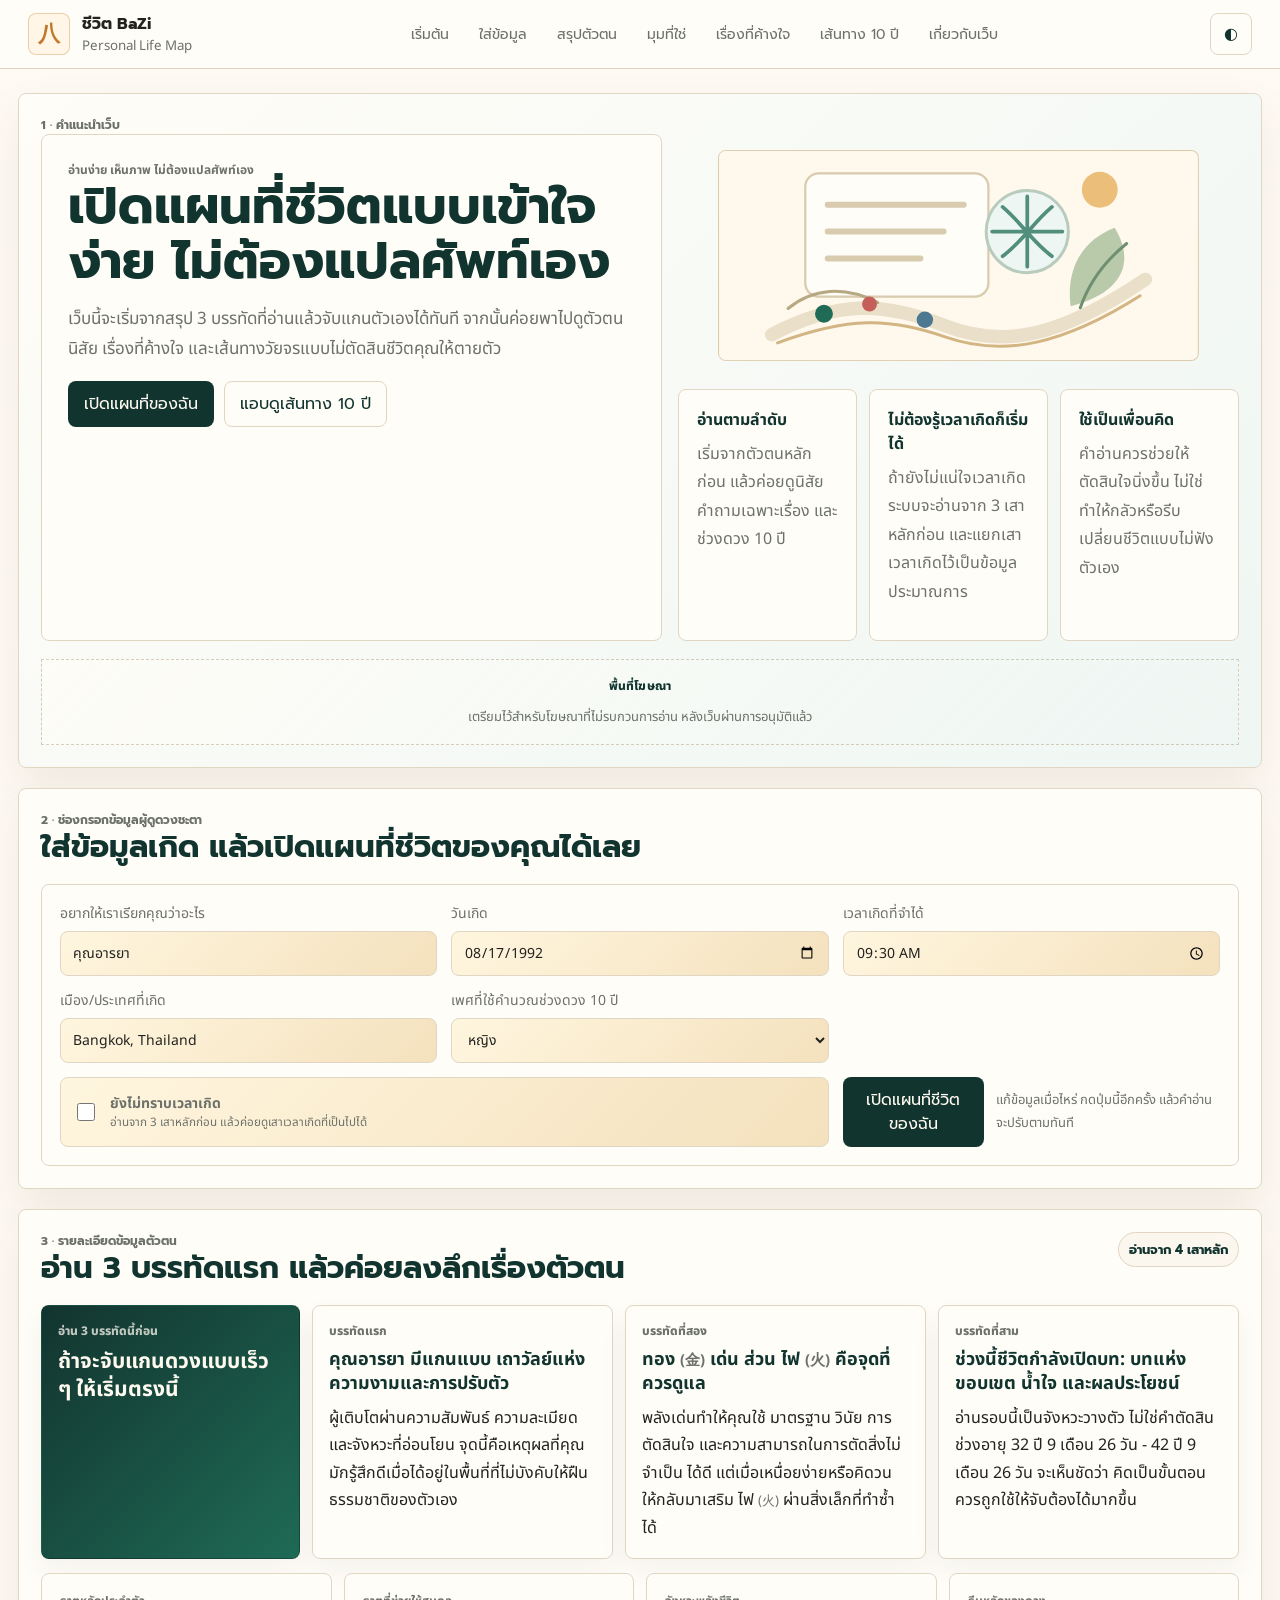
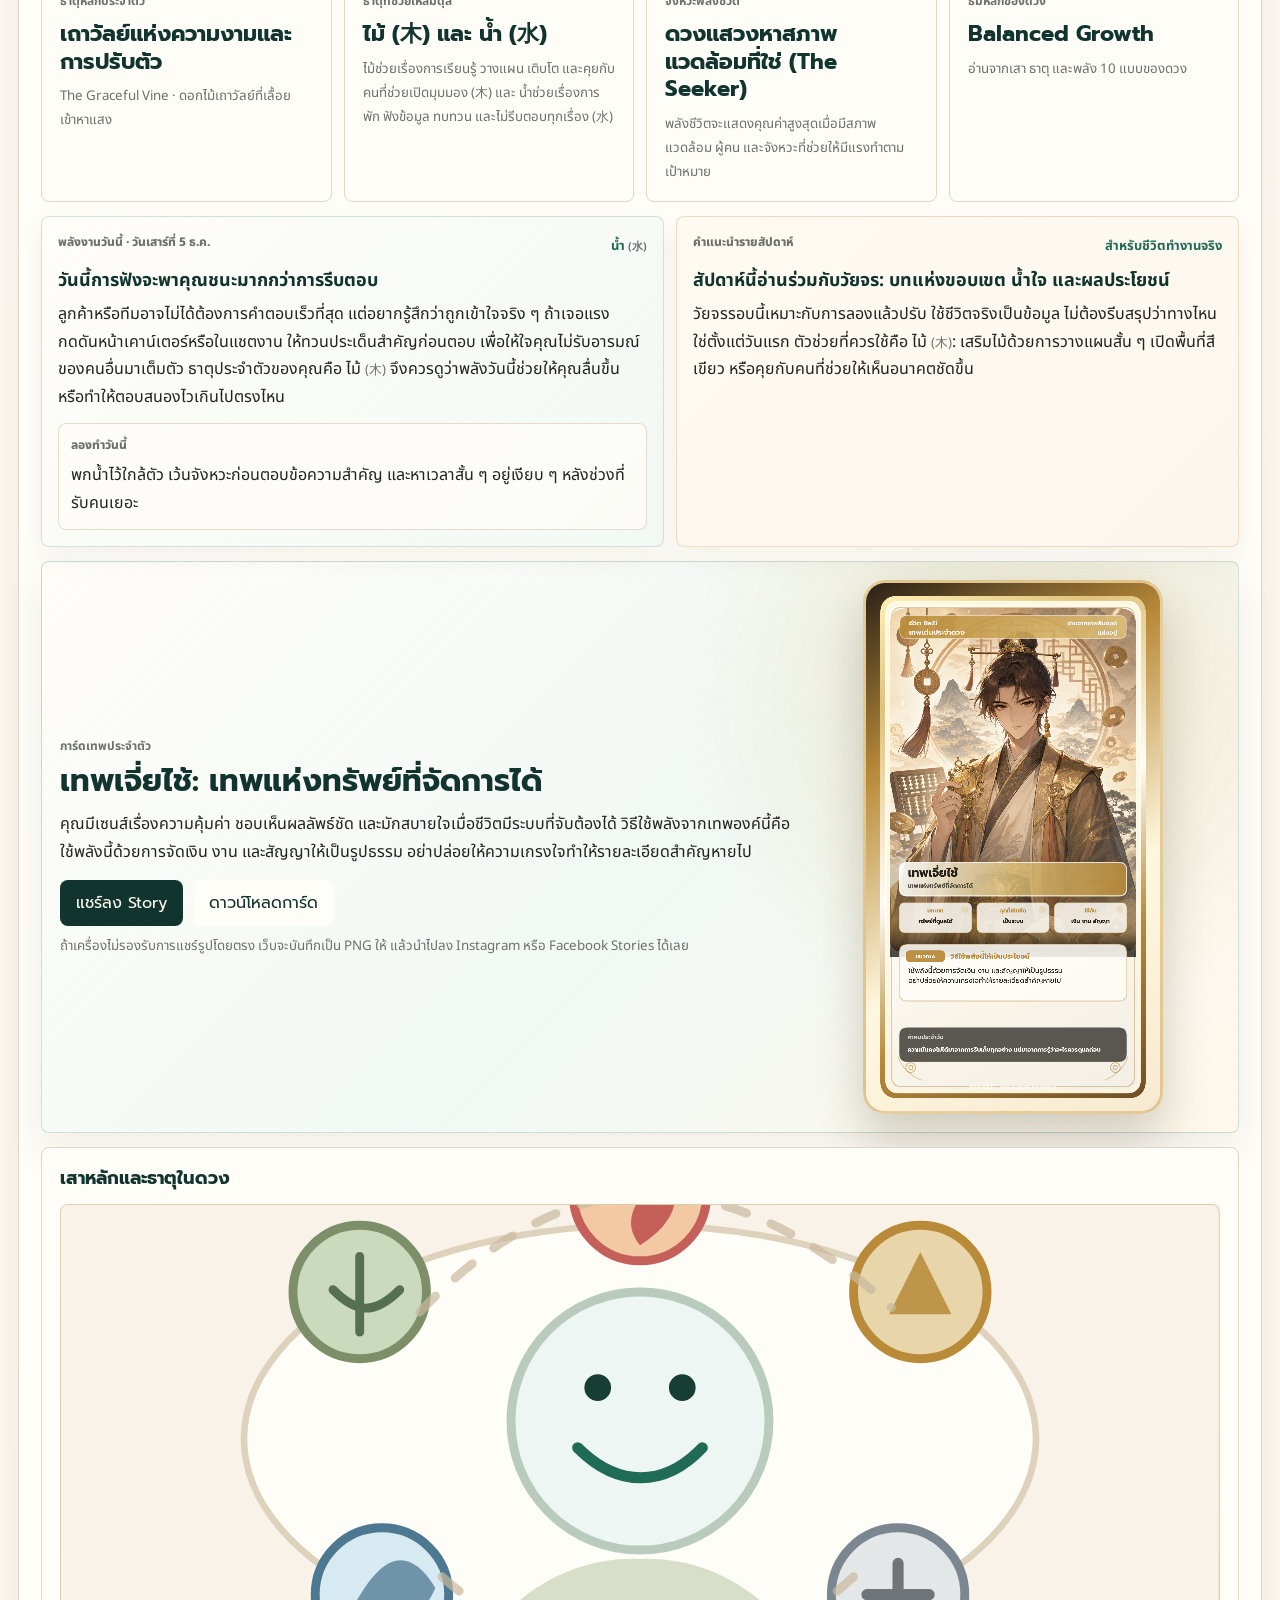
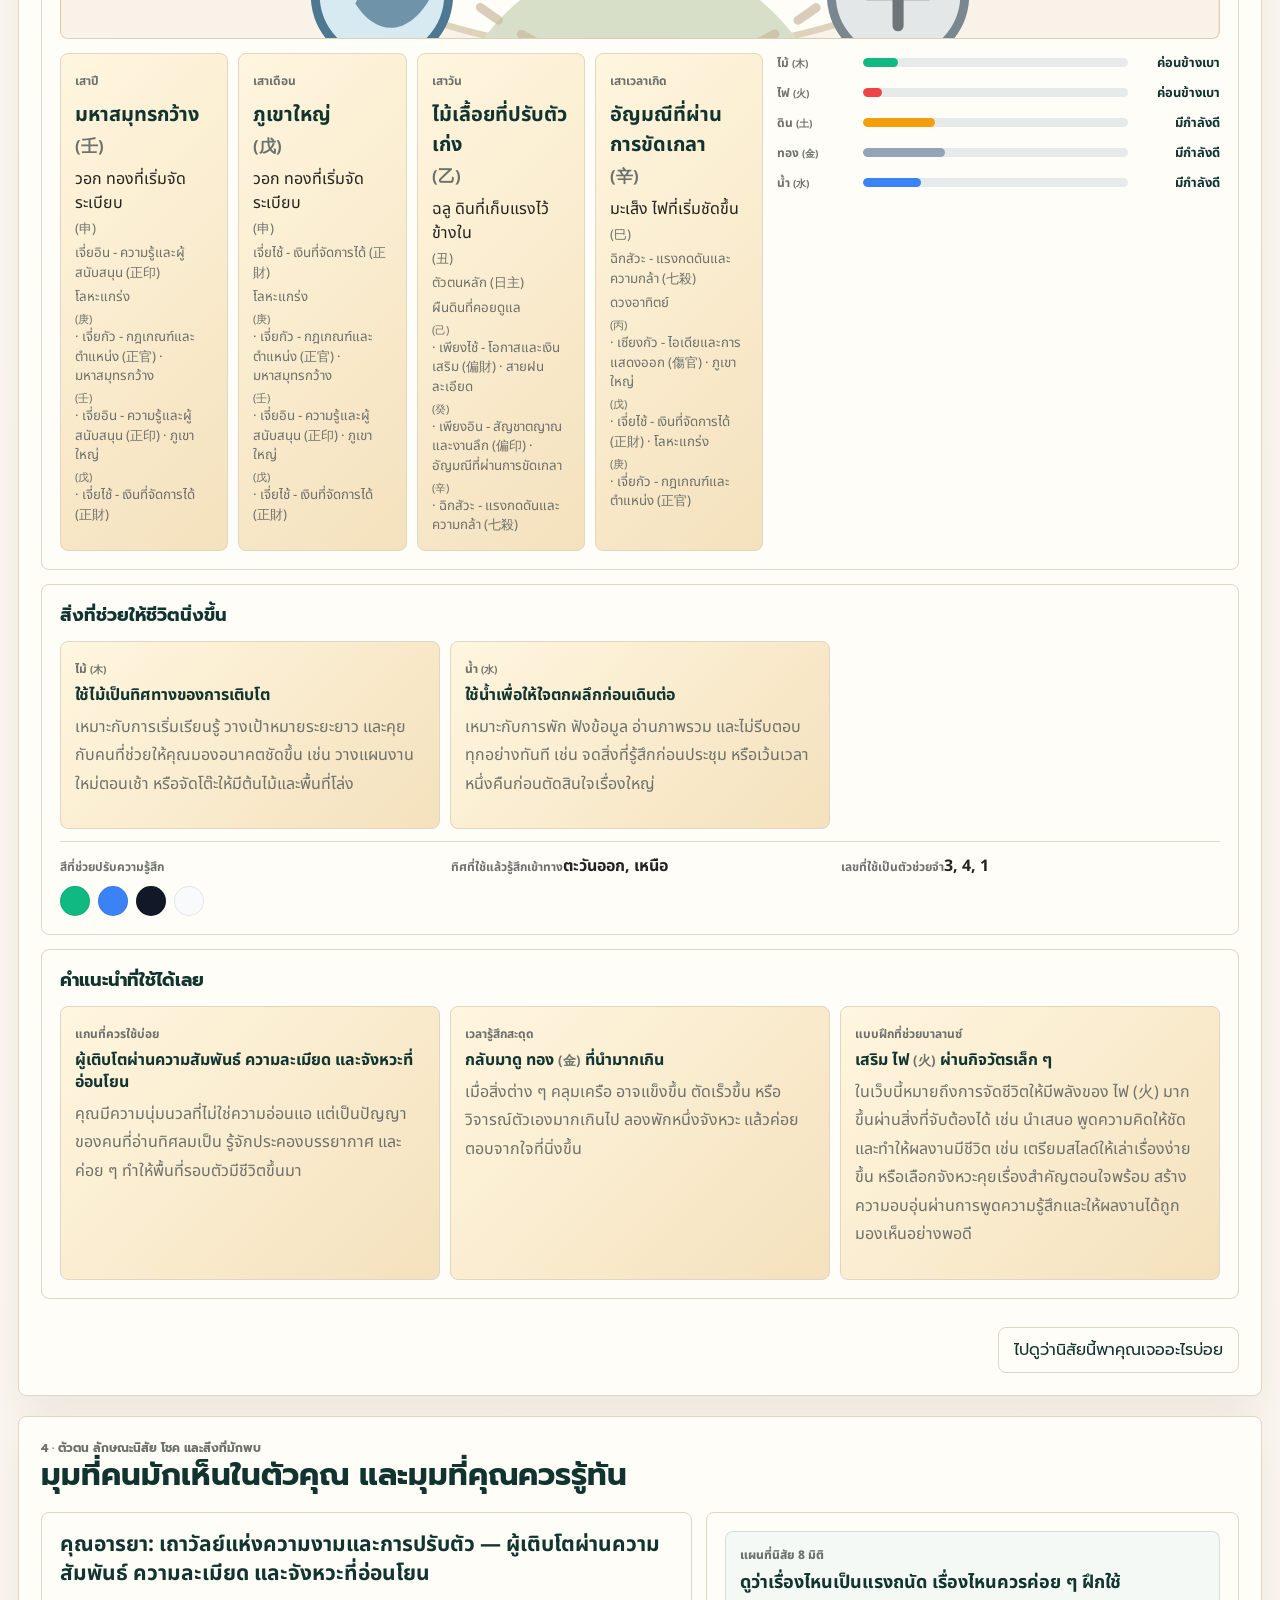
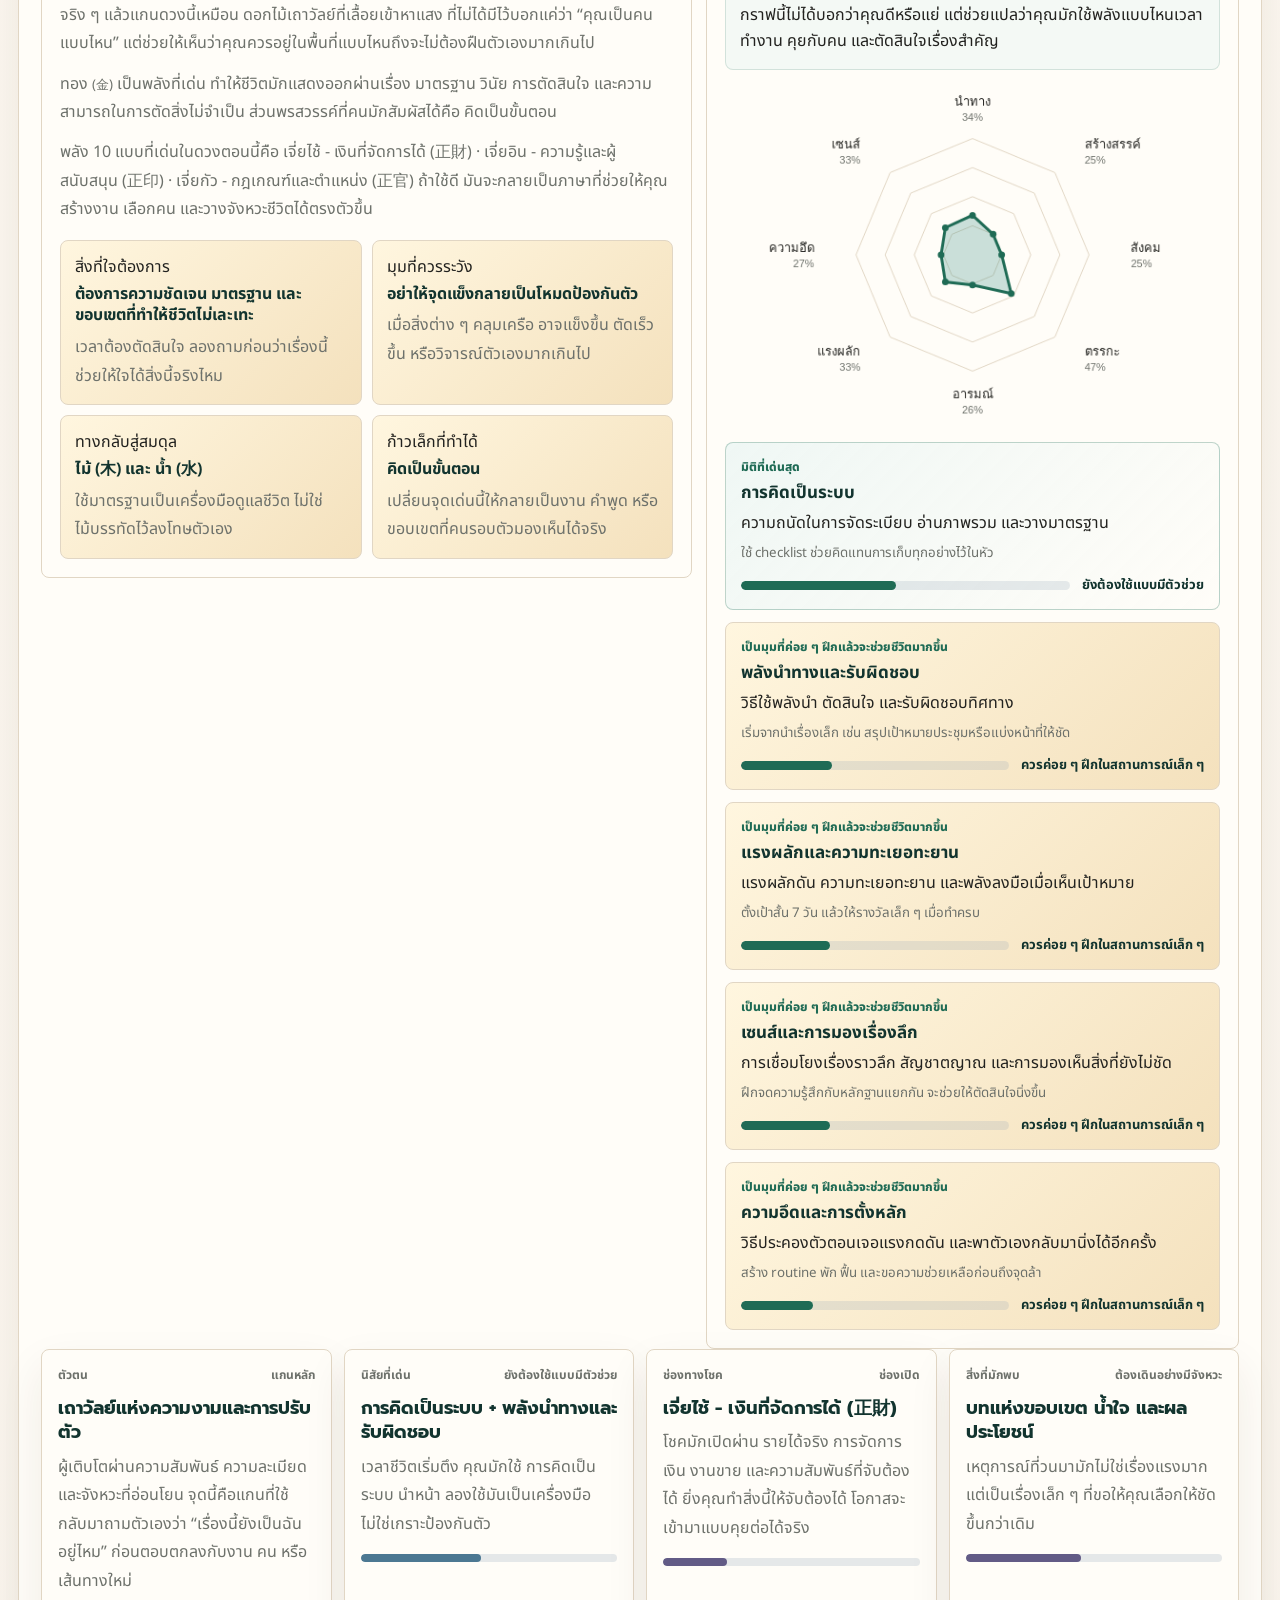
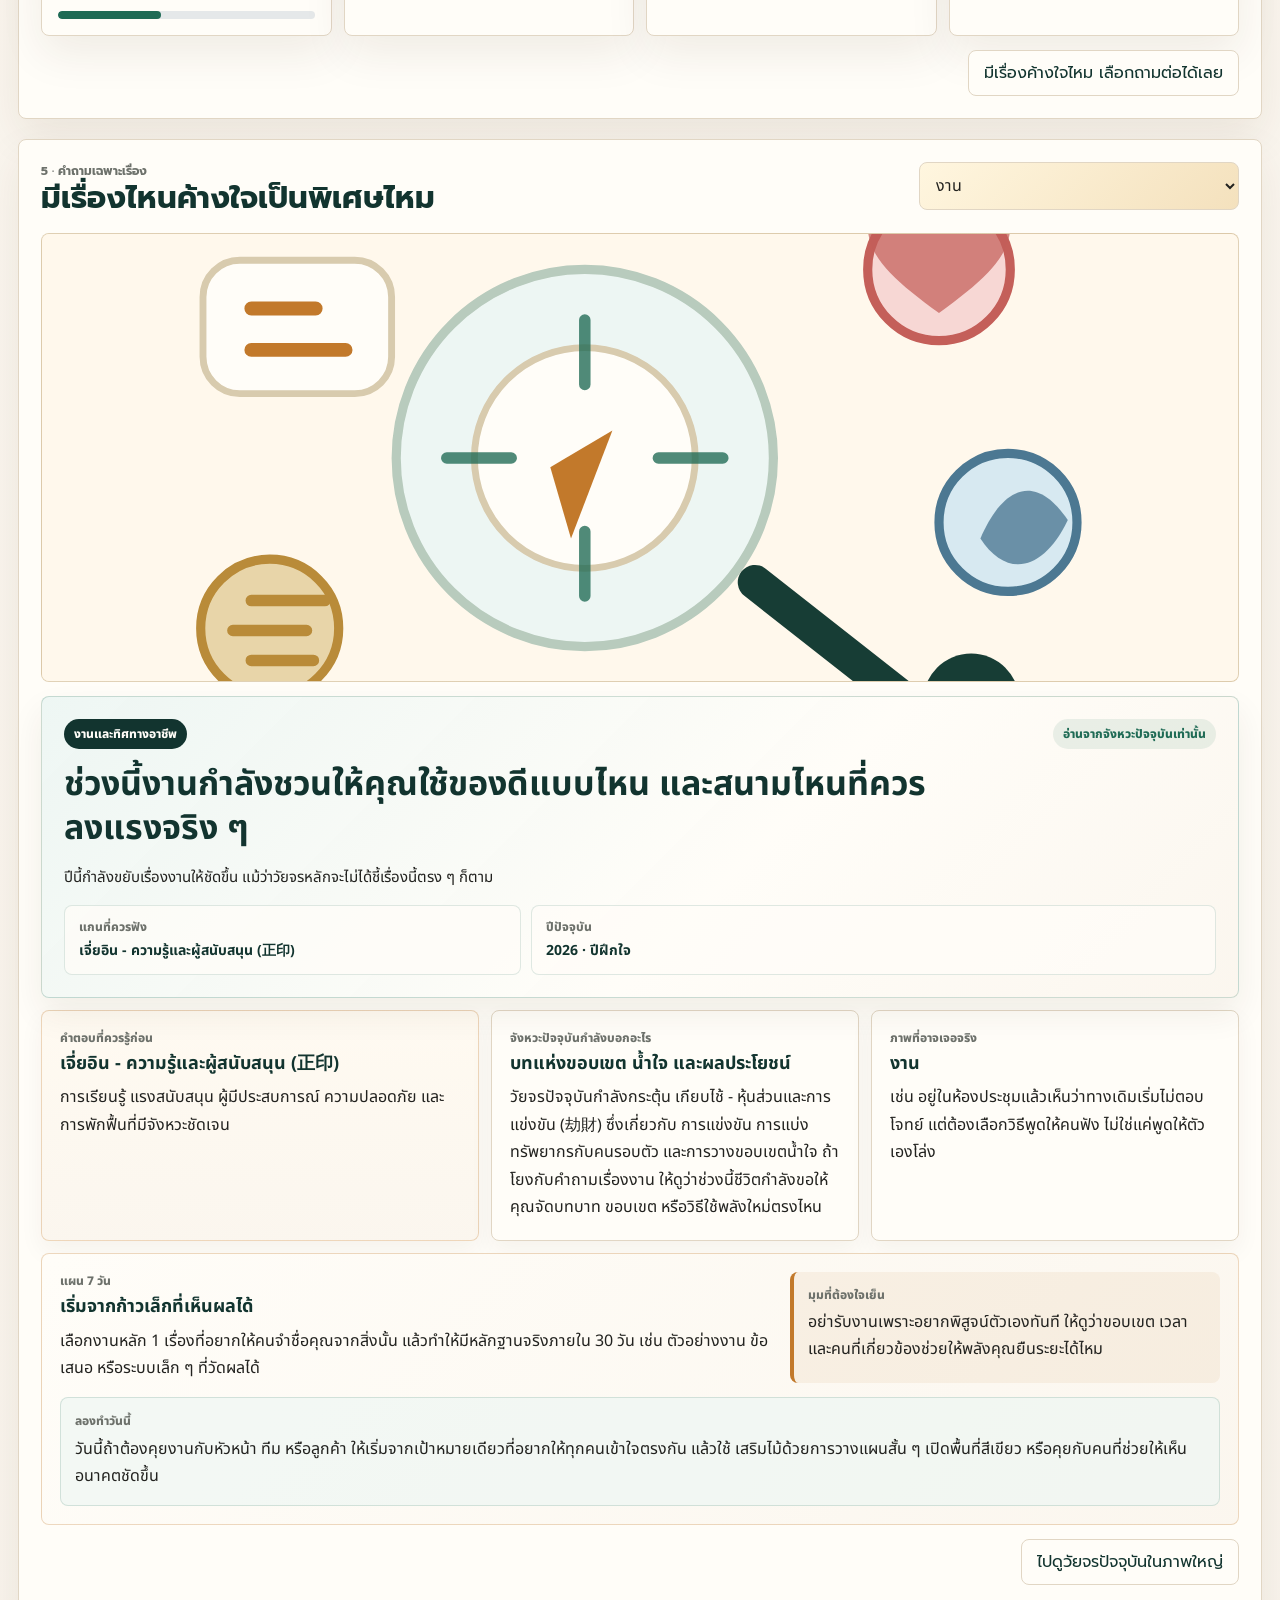
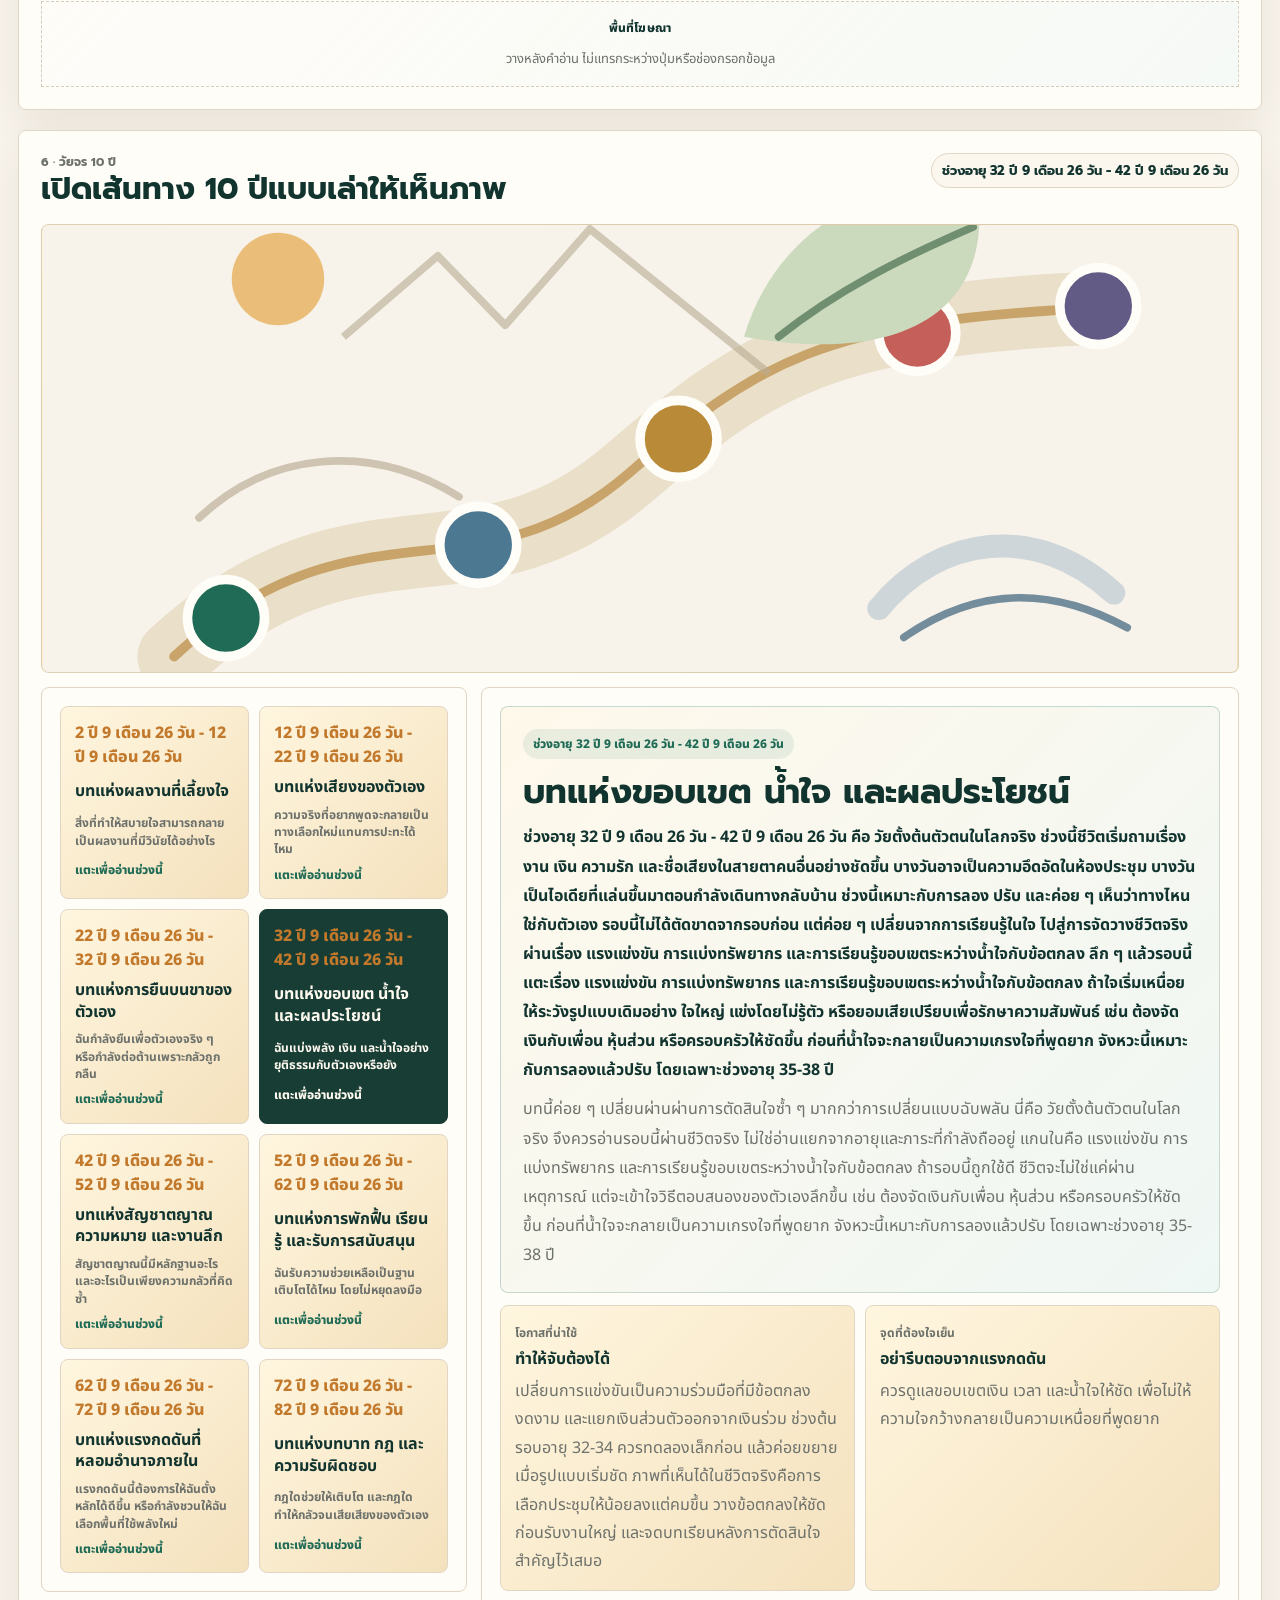
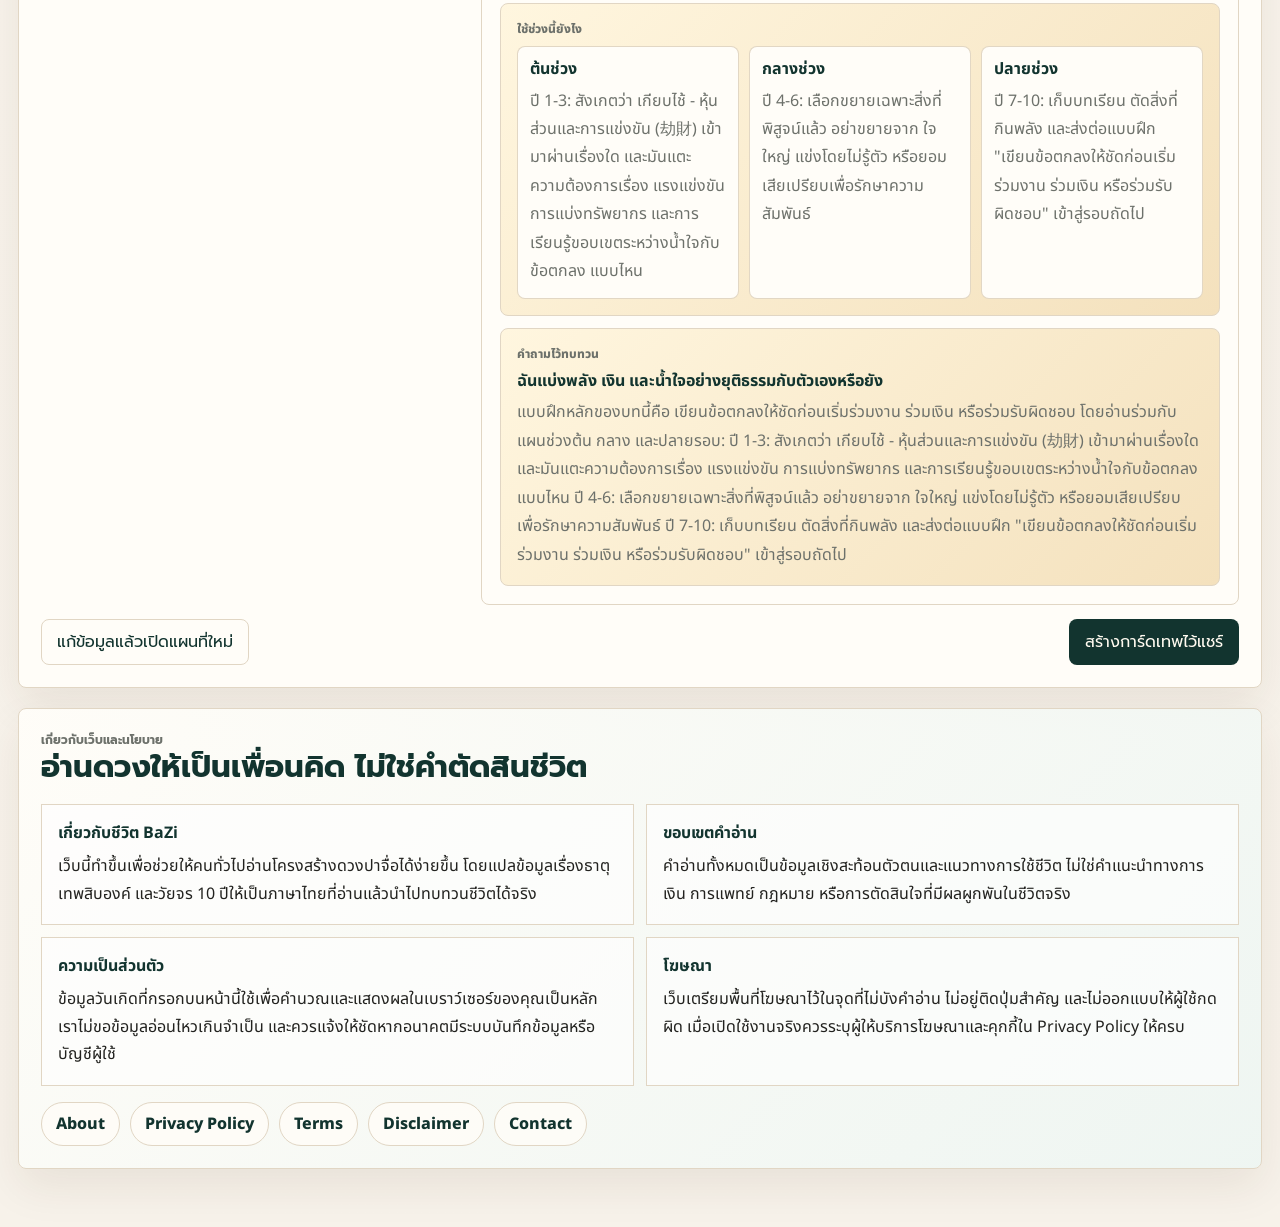
<file: index.html>
﻿<!doctype html>
<html lang="th">
  <head>
    <meta charset="UTF-8" />
    <meta name="viewport" content="width=device-width, initial-scale=1.0" />
    <title>ชีวิต BaZi | อ่านแผนที่ชีวิตและวัยจร 10 ปีแบบเข้าใจง่าย</title>
    <meta name="description" content="ชีวิต BaZi ช่วยอ่านแผนที่ชีวิตจากวันเกิด ธาตุหลัก เทพสิบองค์ คำถามเฉพาะเรื่อง และวัยจร 10 ปี ด้วยภาษาไทยที่เข้าใจง่ายและใช้เป็นเพื่อนคิดได้" />
    <meta name="robots" content="index, follow" />
    <meta name="google-adsense-account" content="ca-pub-7744681581197592" />
    <link rel="canonical" href="https://bazihappiness.com/" />
    <meta property="og:title" content="ชีวิต BaZi | แผนที่ชีวิตแบบเข้าใจง่าย" />
    <meta property="og:description" content="อ่านตัวตน จุดเด่น คำถามชีวิต และวัยจร 10 ปีจากศาสตร์ BaZi ในโทนที่อบอุ่นและใช้งานจริง" />
    <meta property="og:type" content="website" />
    <meta property="og:url" content="https://bazihappiness.com/" />
    <meta name="twitter:card" content="summary_large_image" />
    <link rel="stylesheet" href="./styles.css" />
    <script async src="https://pagead2.googlesyndication.com/pagead/js/adsbygoogle.js?client=ca-pub-7744681581197592"
     crossorigin="anonymous"></script>
  </head>
  <body>
    <div class="app-shell">
      <header class="app-topnav">
        <a class="brand" href="#guide" aria-label="BaZi Life Map">
          <span class="brand-mark">八</span>
          <span>
            <strong>ชีวิต BaZi</strong>
            <small>Personal Life Map</small>
          </span>
        </a>
        <nav class="nav-list" aria-label="ลำดับการอ่าน">
          <a href="#guide">เริ่มต้น</a>
          <a href="#input">ใส่ข้อมูล</a>
          <a href="#identity">สรุปตัวตน</a>
          <a href="#personality">มุมที่ใช่</a>
          <a href="#questions">เรื่องที่ค้างใจ</a>
          <a href="#luck">เส้นทาง 10 ปี</a>
          <a href="#legal">เกี่ยวกับเว็บ</a>
        </nav>
        <button class="icon-button" id="themeToggle" type="button" title="เปลี่ยนธีม" aria-label="เปลี่ยนธีม">◐</button>
      </header>

      <main class="workspace">
        <section class="section-block guide-section" id="guide">
          <div class="section-kicker">1 · คำแนะนำเว็บ</div>
          <div class="guide-layout">
            <article class="guide-copy">
              <span class="soft-label">อ่านง่าย เห็นภาพ ไม่ต้องแปลศัพท์เอง</span>
              <h1>เปิดแผนที่ชีวิตแบบเข้าใจง่าย ไม่ต้องแปลศัพท์เอง</h1>
              <p>เว็บนี้จะเริ่มจากสรุป 3 บรรทัดที่อ่านแล้วจับแกนตัวเองได้ทันที จากนั้นค่อยพาไปดูตัวตน นิสัย เรื่องที่ค้างใจ และเส้นทางวัยจรแบบไม่ตัดสินชีวิตคุณให้ตายตัว</p>
              <div class="guide-actions">
                <a class="primary-link" href="#input">เปิดแผนที่ของฉัน</a>
                <a class="secondary-link" href="#luck">แอบดูเส้นทาง 10 ปี</a>
              </div>
            </article>
            <div class="guide-card-grid" id="siteGuide">
              <figure class="visual-card guide-visual">
                <img src="assets/art-life-map-scene.svg" alt="ภาพการ์ตูนแผนที่ชีวิต" loading="lazy" />
              </figure>
              <article><strong>อ่านตามลำดับ</strong><p>เริ่มจากตัวตนหลักก่อน แล้วค่อยดูนิสัย คำถามเฉพาะเรื่อง และช่วงดวง 10 ปี</p></article>
              <article><strong>ไม่ต้องรู้เวลาเกิดก็เริ่มได้</strong><p>ถ้ายังไม่แน่ใจเวลาเกิด ระบบจะอ่านจาก 3 เสาหลักก่อน และแยกเสาเวลาเกิดไว้เป็นข้อมูลประมาณการ</p></article>
              <article><strong>ใช้เป็นเพื่อนคิด</strong><p>คำอ่านควรช่วยให้ตัดสินใจนิ่งขึ้น ไม่ใช่ทำให้กลัวหรือรีบเปลี่ยนชีวิตแบบไม่ฟังตัวเอง</p></article>
            </div>
          </div>
          <aside class="ad-slot ad-slot-inline" aria-label="พื้นที่โฆษณา"><span>พื้นที่โฆษณา</span><p>เตรียมไว้สำหรับโฆษณาที่ไม่รบกวนการอ่าน หลังเว็บผ่านการอนุมัติแล้ว</p></aside>
        </section>

        <section class="section-block input-section" id="input">
          <div class="section-head">
            <div>
              <div class="section-kicker">2 · ช่องกรอกข้อมูลผู้ดูดวงชะตา</div>
              <h2>ใส่ข้อมูลเกิด แล้วเปิดแผนที่ชีวิตของคุณได้เลย</h2>
            </div>
          </div>

          <form id="baziForm" class="birth-form">
            <label>
              อยากให้เราเรียกคุณว่าอะไร
              <input id="clientName" type="text" value="คุณอารยา" />
            </label>
            <label>
              วันเกิด
              <input id="birthDate" type="date" value="1992-08-17" />
            </label>
            <label>
              เวลาเกิดที่จำได้
              <input id="birthTime" type="time" value="09:30" />
            </label>
            <label>
              เมือง/ประเทศที่เกิด
              <input id="birthPlace" type="text" value="Bangkok, Thailand" />
            </label>
            <label>
              เพศที่ใช้คำนวณช่วงดวง 10 ปี
              <select id="gender">
                <option value="female" selected>หญิง</option>
                <option value="male">ชาย</option>
              </select>
            </label>
            <label class="unknown-time-toggle">
              <input id="birthTimeUnknown" type="checkbox" />
              <span><strong>ยังไม่ทราบเวลาเกิด</strong><small>อ่านจาก 3 เสาหลักก่อน แล้วค่อยดูเสาเวลาเกิดที่เป็นไปได้</small></span>
            </label>
            <div class="form-actions">
              <button class="analyze-button" type="submit">เปิดแผนที่ชีวิตของฉัน</button>
              <p>แก้ข้อมูลเมื่อไหร่ กดปุ่มนี้อีกครั้ง แล้วคำอ่านจะปรับตามทันที</p>
            </div>
          </form>
        </section>

        <section class="section-block identity-section" id="identity">
          <div class="section-head">
            <div>
              <div class="section-kicker">3 · รายละเอียดข้อมูลตัวตน</div>
              <h2>อ่าน 3 บรรทัดแรก แล้วค่อยลงลึกเรื่องตัวตน</h2>
            </div>
            <span class="status-pill" id="birthModeLabel">อ่านจากข้อมูลเกิด</span>
          </div>

          <div class="hook-summary" id="hookSummary" aria-live="polite"></div>

          <div class="identity-overview">
            <article class="summary-card master-card"><span>ธาตุหลักประจำตัว</span><strong id="dayMaster">-</strong><small id="daySymbol">-</small></article>
            <article class="summary-card guardian-card"><span>ธาตุที่ช่วยให้สมดุล</span><strong id="usefulGod">-</strong><small id="usefulReason">-</small></article>
            <article class="summary-card rhythm-card"><span>จังหวะพลังชีวิต</span><strong id="strengthScore">-</strong><small id="strengthLevel">-</small></article>
            <article class="summary-card chart-card"><span>ธีมหลักของดวง</span><strong id="chartType">-</strong><small>อ่านจากเสา ธาตุ และพลัง 10 แบบของดวง</small></article>
          </div>

          <div class="daily-energy" id="dailyEnergy" aria-live="polite"></div>
          <div class="deity-card-studio" id="deity-card">
            <article class="deity-card-copy">
              <span class="soft-label">การ์ดเทพประจำตัว</span>
              <h3 id="deityCardTitle">เทพประจำตัวของคุณ</h3>
              <p id="deityCardIntro">ระบบจะหยิบเทพสิบองค์ที่เด่นที่สุดในดวงของคุณมาเล่าเป็นการ์ดภาพแนว Story พร้อมภาพตัวละคร ชื่อเทพ ตัวตน และวิธีใช้พลังจากเทพองค์นี้ในชีวิตจริง</p>
              <div class="deity-card-actions">
                <button class="primary-action" id="shareDeityCard" type="button">แชร์ลง Story</button>
                <button class="secondary-link" id="downloadDeityCard" type="button">ดาวน์โหลดการ์ด</button>
              </div>
              <small>ถ้าเครื่องไม่รองรับการแชร์รูปโดยตรง เว็บจะบันทึกเป็น PNG ให้ แล้วนำไปลง Instagram หรือ Facebook Stories ได้เลย</small>
            </article>
            <div class="deity-card-preview" aria-label="ตัวอย่างการ์ดเทพประจำตัว">
              <canvas id="deityCardCanvas" width="1080" height="1920"></canvas>
            </div>
          </div>

          <div class="identity-grid compact-identity-grid">
            <article class="panel wide-panel chart-snapshot-panel">
              <h3 class="panel-plain-title">เสาหลักและธาตุในดวง</h3>
              <figure class="section-visual identity-visual">
                <img src="assets/art-element-orbit.svg" alt="ภาพการ์ตูนวงธาตุทั้งห้า" loading="lazy" />
              </figure>
              <div class="identity-mini-columns">
                <div class="mini-column"><div class="pillars" id="pillars"></div></div>
                <div class="mini-column"><div class="element-bars" id="elementBars"></div></div>
              </div>
            </article>
            <article class="panel balance-panel">
              <h3 class="panel-plain-title">สิ่งที่ช่วยให้ชีวิตนิ่งขึ้น</h3>
              <div class="guardian-actions" id="guardianActions"></div>
              <div class="auspicious-grid compact-auspicious">
                <div><span>สีที่ช่วยปรับความรู้สึก</span><div class="swatches" id="colorSwatches"></div></div>
                <div><span>ทิศที่ใช้แล้วรู้สึกเข้าทาง</span><strong id="directions">-</strong></div>
                <div><span>เลขที่ใช้เป็นตัวช่วยจำ</span><strong id="numbers">-</strong></div>
              </div>
            </article>
            <article class="panel wide-panel life-advice-panel">
              <h3 class="panel-plain-title">คำแนะนำที่ใช้ได้เลย</h3>
              <div class="life-advice" id="lifeAdvice"></div>
            </article>          <div class="section-bridge"><a class="secondary-link" href="#personality">ไปดูว่านิสัยนี้พาคุณเจออะไรบ่อย</a></div>
          </div>
        </section>

        <section class="section-block personality-section" id="personality">
          <div class="section-head">
            <div>
              <div class="section-kicker">4 · ตัวตน ลักษณะนิสัย โชค และสิ่งที่มักพบ</div>
              <h2>มุมที่คนมักเห็นในตัวคุณ และมุมที่คุณควรรู้ทัน</h2>
            </div>
          </div>
          <div class="personality-layout">
            <article class="panel reading-panel">
              <div class="reading-copy" id="readingCopy"></div>
              <div class="reading-actions" id="readingActions"></div>
            </article>
            <article class="panel trait-panel">
              <div class="trait-panel-intro"><span>แผนที่นิสัย 8 มิติ</span><strong>ดูว่าเรื่องไหนเป็นแรงถนัด เรื่องไหนควรค่อย ๆ ฝึกใช้</strong><p>กราฟนี้ไม่ได้บอกว่าคุณดีหรือแย่ แต่ช่วยแปลว่าคุณมักใช้พลังแบบไหนเวลาทำงาน คุยกับคน และตัดสินใจเรื่องสำคัญ</p></div>
              <div class="radar-wrap"><canvas id="personalityCanvas" width="520" height="360" aria-label="แผนภาพบุคลิก 8 มิติ"></canvas></div>
              <div class="trait-list" id="traitList"></div>
            </article>
          </div>
          <div class="strategy-grid" id="strategyGrid"></div>
          <div class="frequent-themes" id="frequentThemes"></div>
          <div class="section-bridge"><a class="secondary-link" href="#questions">มีเรื่องค้างใจไหม เลือกถามต่อได้เลย</a></div>
        </section>

        <section class="section-block question-section" id="questions">
          <div class="section-head">
            <div>
              <div class="section-kicker">5 · คำถามเฉพาะเรื่อง</div>
              <h2>มีเรื่องไหนค้างใจเป็นพิเศษไหม</h2>
            </div>
            <select id="focusQuestion" aria-label="เลือกเรื่องที่อยากถาม">
              <option value="career" selected>งาน</option>
              <option value="wealth">การเงิน</option>
              <option value="relationship">ความสัมพันธ์</option>
              <option value="health">พลังชีวิตและสุขภาพ</option>
            </select>
          </div>
          <figure class="section-visual question-visual">
            <img src="assets/art-focus-compass.svg" alt="ภาพการ์ตูนเข็มทิศคำถาม" loading="lazy" />
          </figure>
          <div class="question-reading" id="questionReading"></div>
          <div class="section-bridge"><a class="secondary-link" href="#luck" data-current-luck>ไปดูวัยจรปัจจุบันในภาพใหญ่</a></div>
          <aside class="ad-slot ad-slot-soft" aria-label="พื้นที่โฆษณา"><span>พื้นที่โฆษณา</span><p>วางหลังคำอ่าน ไม่แทรกระหว่างปุ่มหรือช่องกรอกข้อมูล</p></aside>
        </section>

        <section class="section-block luck-section" id="luck">
          <div class="section-head compact-head">
            <div>
              <div class="section-kicker">6 · วัยจร 10 ปี</div>
              <h2>เปิดเส้นทาง 10 ปีแบบเล่าให้เห็นภาพ</h2>
            </div>
            <span class="status-pill" id="activeLuckLabel">ช่วง 10 ปี</span>
          </div>
          <figure class="section-visual luck-visual">
            <img src="assets/art-decade-path.svg" alt="ภาพการ์ตูนเส้นทางวัยจร 10 ปี" loading="lazy" />
          </figure>
          <div class="luck-layout story-luck-layout">
            <article class="panel timeline-panel"><div class="timeline" id="luckTimeline"></div></article>
            <article class="panel luck-detail-panel"><div class="luck-detail" id="luckDetail"></div></article>
          </div>
          <div class="section-bridge final-bridge"><a class="secondary-link" href="#input">แก้ข้อมูลแล้วเปิดแผนที่ใหม่</a><a class="primary-link" href="#deity-card">สร้างการ์ดเทพไว้แชร์</a></div>
        </section>

        <section class="section-block legal-section" id="legal">
          <div class="section-head">
            <div>
              <div class="section-kicker">เกี่ยวกับเว็บและนโยบาย</div>
              <h2>อ่านดวงให้เป็นเพื่อนคิด ไม่ใช่คำตัดสินชีวิต</h2>
            </div>
          </div>
          <div class="legal-grid">
            <article>
              <strong>เกี่ยวกับชีวิต BaZi</strong>
              <p>เว็บนี้ทำขึ้นเพื่อช่วยให้คนทั่วไปอ่านโครงสร้างดวงปาจื่อได้ง่ายขึ้น โดยแปลข้อมูลเรื่องธาตุ เทพสิบองค์ และวัยจร 10 ปีให้เป็นภาษาไทยที่อ่านแล้วนำไปทบทวนชีวิตได้จริง</p>
            </article>
            <article>
              <strong>ขอบเขตคำอ่าน</strong>
              <p>คำอ่านทั้งหมดเป็นข้อมูลเชิงสะท้อนตัวตนและแนวทางการใช้ชีวิต ไม่ใช่คำแนะนำทางการเงิน การแพทย์ กฎหมาย หรือการตัดสินใจที่มีผลผูกพันในชีวิตจริง</p>
            </article>
            <article>
              <strong>ความเป็นส่วนตัว</strong>
              <p>ข้อมูลวันเกิดที่กรอกบนหน้านี้ใช้เพื่อคำนวณและแสดงผลในเบราว์เซอร์ของคุณเป็นหลัก เราไม่ขอข้อมูลอ่อนไหวเกินจำเป็น และควรแจ้งให้ชัดหากอนาคตมีระบบบันทึกข้อมูลหรือบัญชีผู้ใช้</p>
            </article>
            <article>
              <strong>โฆษณา</strong>
              <p>เว็บเตรียมพื้นที่โฆษณาไว้ในจุดที่ไม่บังคำอ่าน ไม่อยู่ติดปุ่มสำคัญ และไม่ออกแบบให้ผู้ใช้กดผิด เมื่อเปิดใช้งานจริงควรระบุผู้ให้บริการโฆษณาและคุกกี้ใน Privacy Policy ให้ครบ</p>
            </article>
          </div>
          <div class="legal-links">
            <a href="about.html">About</a>
            <a href="privacy.html">Privacy Policy</a>
            <a href="terms.html">Terms</a>
            <a href="disclaimer.html">Disclaimer</a>
            <a href="contact.html">Contact</a>
          </div>
        </section>
      </main>
    </div>

    <div hidden id="popularQuestionButtons"></div>
    <div hidden id="popularQuestionAnswer"></div>
    <div class="toast" id="toast" role="status" aria-live="polite"></div>    <script>
      (() => {
        try {
          localStorage.removeItem("bazi:last-story-narration:v1");
          if ("caches" in window) {
            caches.keys().then((keys) => keys
              .filter((key) => key.startsWith("bazi-static-") || key === "bazi-story-audio-v1")
              .forEach((key) => caches.delete(key)));
          }
          if ("serviceWorker" in navigator) {
            navigator.serviceWorker.getRegistrations()
              .then((registrations) => registrations.forEach((registration) => registration.unregister()))
              .catch(() => undefined);
          }
        } catch (error) {
          console.warn("Unable to clear old reading cache", error);
        }
      })();
    </script>    <script src="./app-audio.js"></script>
  </body>
</html>
</file>
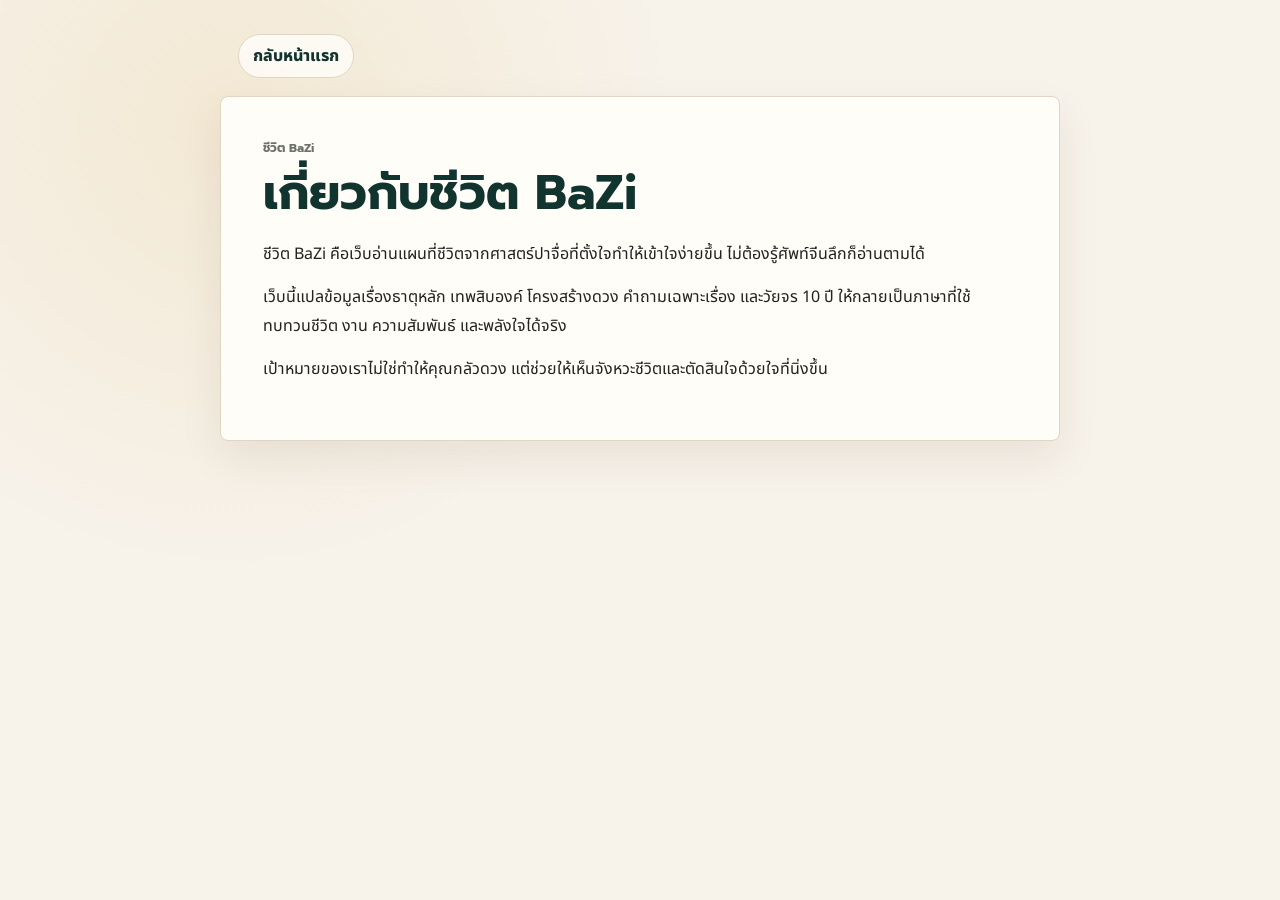
<file: about.html>
﻿<!doctype html>
<html lang="th">
  <head>
    <meta charset="UTF-8" />
    <meta name="viewport" content="width=device-width, initial-scale=1.0" />
    <title>About | ชีวิต BaZi</title>
    <meta name="robots" content="index, follow" />
    <meta name="google-adsense-account" content="ca-pub-7744681581197592" />
    <link rel="canonical" href="https://bazihappiness.com/about.html" />
    <link rel="stylesheet" href="./styles.css" />
    <script async src="https://pagead2.googlesyndication.com/pagead/js/adsbygoogle.js?client=ca-pub-7744681581197592"
     crossorigin="anonymous"></script>
  </head>
  <body>
    <main class="policy-page">
      <a class="policy-back" href="./">กลับหน้าแรก</a>
      <article class="policy-card">
        <span class="section-kicker">ชีวิต BaZi</span>
        <h1>เกี่ยวกับชีวิต BaZi</h1>
          <p>ชีวิต BaZi คือเว็บอ่านแผนที่ชีวิตจากศาสตร์ปาจื่อที่ตั้งใจทำให้เข้าใจง่ายขึ้น ไม่ต้องรู้ศัพท์จีนลึกก็อ่านตามได้</p>
          <p>เว็บนี้แปลข้อมูลเรื่องธาตุหลัก เทพสิบองค์ โครงสร้างดวง คำถามเฉพาะเรื่อง และวัยจร 10 ปี ให้กลายเป็นภาษาที่ใช้ทบทวนชีวิต งาน ความสัมพันธ์ และพลังใจได้จริง</p>
          <p>เป้าหมายของเราไม่ใช่ทำให้คุณกลัวดวง แต่ช่วยให้เห็นจังหวะชีวิตและตัดสินใจด้วยใจที่นิ่งขึ้น</p>
      </article>
    </main>
  </body>
</html>
</file>
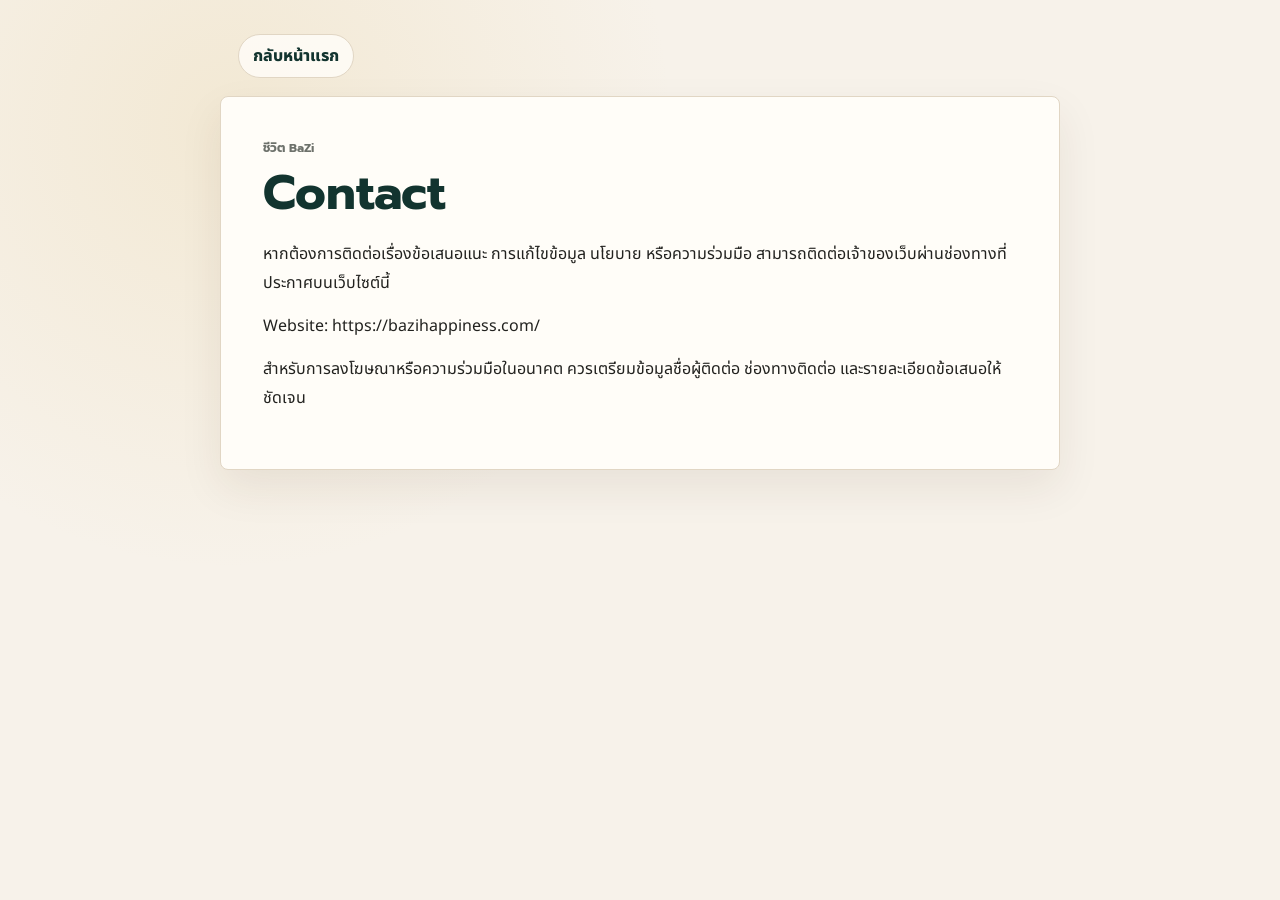
<file: contact.html>
﻿<!doctype html>
<html lang="th">
  <head>
    <meta charset="UTF-8" />
    <meta name="viewport" content="width=device-width, initial-scale=1.0" />
    <title>Contact | ชีวิต BaZi</title>
    <meta name="robots" content="index, follow" />
    <meta name="google-adsense-account" content="ca-pub-7744681581197592" />
    <link rel="canonical" href="https://bazihappiness.com/contact.html" />
    <link rel="stylesheet" href="./styles.css" />
    <script async src="https://pagead2.googlesyndication.com/pagead/js/adsbygoogle.js?client=ca-pub-7744681581197592"
     crossorigin="anonymous"></script>
  </head>
  <body>
    <main class="policy-page">
      <a class="policy-back" href="./">กลับหน้าแรก</a>
      <article class="policy-card">
        <span class="section-kicker">ชีวิต BaZi</span>
        <h1>Contact</h1>
          <p>หากต้องการติดต่อเรื่องข้อเสนอแนะ การแก้ไขข้อมูล นโยบาย หรือความร่วมมือ สามารถติดต่อเจ้าของเว็บผ่านช่องทางที่ประกาศบนเว็บไซต์นี้</p>
          <p>Website: https://bazihappiness.com/</p>
          <p>สำหรับการลงโฆษณาหรือความร่วมมือในอนาคต ควรเตรียมข้อมูลชื่อผู้ติดต่อ ช่องทางติดต่อ และรายละเอียดข้อเสนอให้ชัดเจน</p>
      </article>
    </main>
  </body>
</html>
</file>
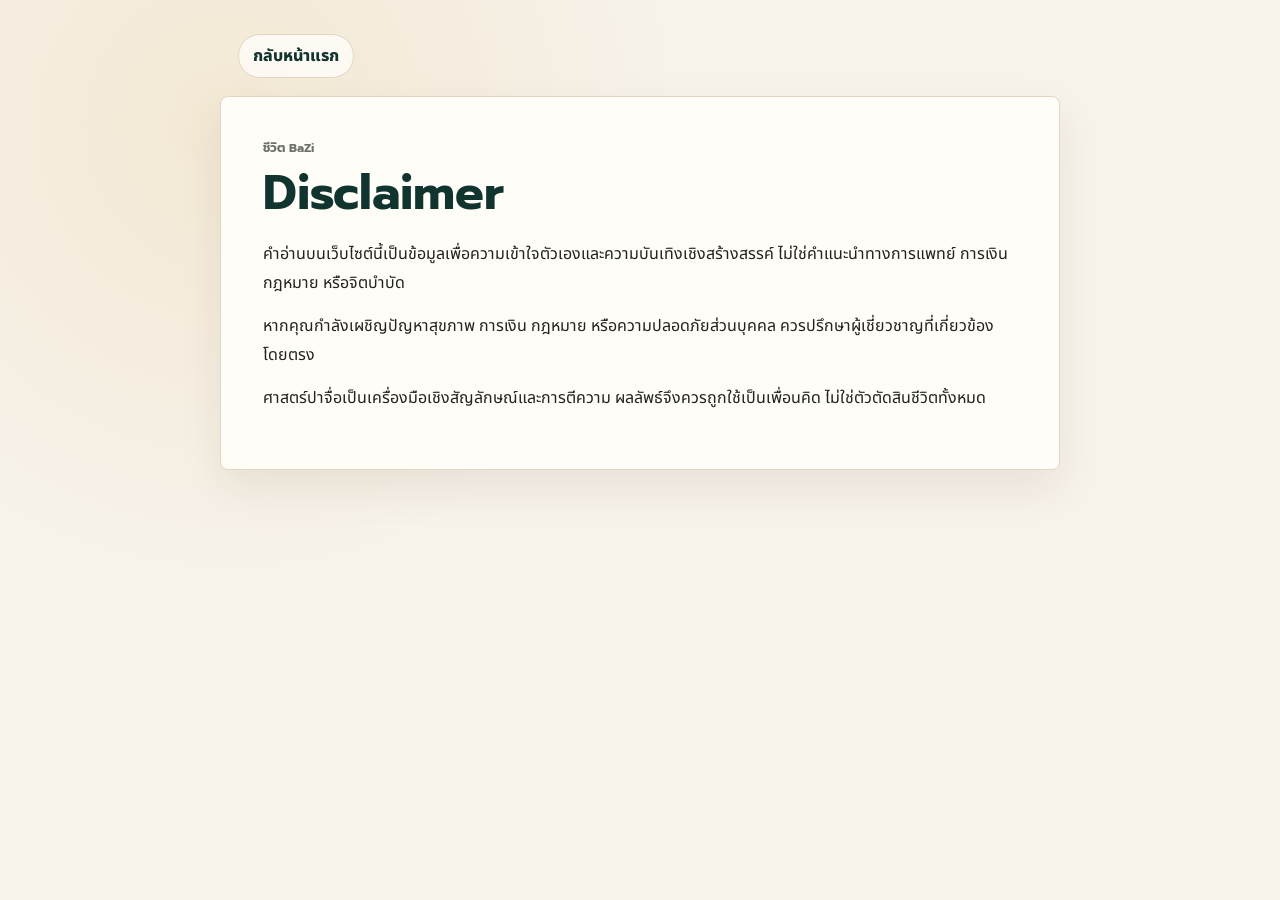
<file: disclaimer.html>
﻿<!doctype html>
<html lang="th">
  <head>
    <meta charset="UTF-8" />
    <meta name="viewport" content="width=device-width, initial-scale=1.0" />
    <title>Disclaimer | ชีวิต BaZi</title>
    <meta name="robots" content="index, follow" />
    <meta name="google-adsense-account" content="ca-pub-7744681581197592" />
    <link rel="canonical" href="https://bazihappiness.com/disclaimer.html" />
    <link rel="stylesheet" href="./styles.css" />
    <script async src="https://pagead2.googlesyndication.com/pagead/js/adsbygoogle.js?client=ca-pub-7744681581197592"
     crossorigin="anonymous"></script>
  </head>
  <body>
    <main class="policy-page">
      <a class="policy-back" href="./">กลับหน้าแรก</a>
      <article class="policy-card">
        <span class="section-kicker">ชีวิต BaZi</span>
        <h1>Disclaimer</h1>
          <p>คำอ่านบนเว็บไซต์นี้เป็นข้อมูลเพื่อความเข้าใจตัวเองและความบันเทิงเชิงสร้างสรรค์ ไม่ใช่คำแนะนำทางการแพทย์ การเงิน กฎหมาย หรือจิตบำบัด</p>
          <p>หากคุณกำลังเผชิญปัญหาสุขภาพ การเงิน กฎหมาย หรือความปลอดภัยส่วนบุคคล ควรปรึกษาผู้เชี่ยวชาญที่เกี่ยวข้องโดยตรง</p>
          <p>ศาสตร์ปาจื่อเป็นเครื่องมือเชิงสัญลักษณ์และการตีความ ผลลัพธ์จึงควรถูกใช้เป็นเพื่อนคิด ไม่ใช่ตัวตัดสินชีวิตทั้งหมด</p>
      </article>
    </main>
  </body>
</html>
</file>
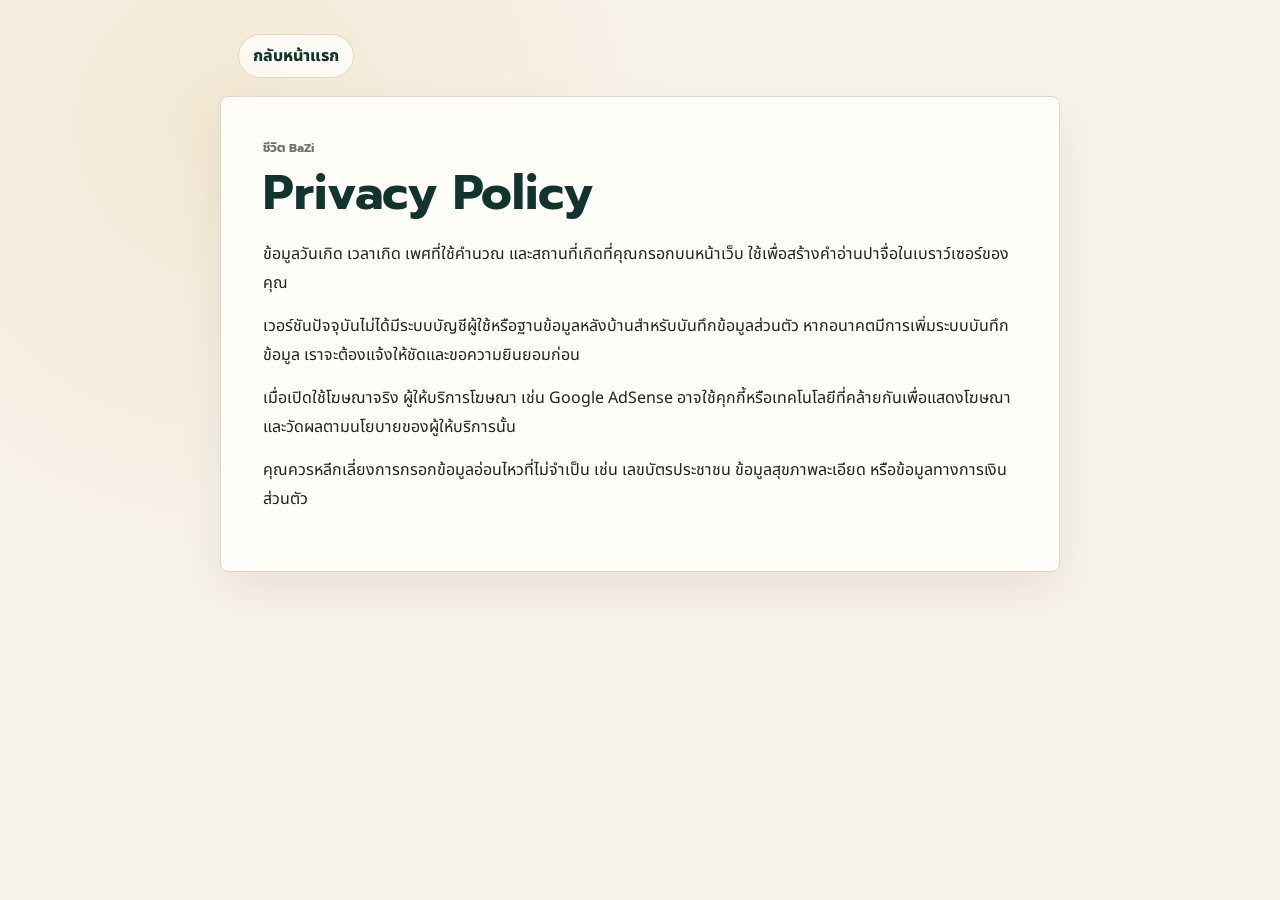
<file: privacy.html>
﻿<!doctype html>
<html lang="th">
  <head>
    <meta charset="UTF-8" />
    <meta name="viewport" content="width=device-width, initial-scale=1.0" />
    <title>Privacy Policy | ชีวิต BaZi</title>
    <meta name="robots" content="index, follow" />
    <meta name="google-adsense-account" content="ca-pub-7744681581197592" />
    <link rel="canonical" href="https://bazihappiness.com/privacy.html" />
    <link rel="stylesheet" href="./styles.css" />
    <script async src="https://pagead2.googlesyndication.com/pagead/js/adsbygoogle.js?client=ca-pub-7744681581197592"
     crossorigin="anonymous"></script>
  </head>
  <body>
    <main class="policy-page">
      <a class="policy-back" href="./">กลับหน้าแรก</a>
      <article class="policy-card">
        <span class="section-kicker">ชีวิต BaZi</span>
        <h1>Privacy Policy</h1>
          <p>ข้อมูลวันเกิด เวลาเกิด เพศที่ใช้คำนวณ และสถานที่เกิดที่คุณกรอกบนหน้าเว็บ ใช้เพื่อสร้างคำอ่านปาจื่อในเบราว์เซอร์ของคุณ</p>
          <p>เวอร์ชันปัจจุบันไม่ได้มีระบบบัญชีผู้ใช้หรือฐานข้อมูลหลังบ้านสำหรับบันทึกข้อมูลส่วนตัว หากอนาคตมีการเพิ่มระบบบันทึกข้อมูล เราจะต้องแจ้งให้ชัดและขอความยินยอมก่อน</p>
          <p>เมื่อเปิดใช้โฆษณาจริง ผู้ให้บริการโฆษณา เช่น Google AdSense อาจใช้คุกกี้หรือเทคโนโลยีที่คล้ายกันเพื่อแสดงโฆษณาและวัดผลตามนโยบายของผู้ให้บริการนั้น</p>
          <p>คุณควรหลีกเลี่ยงการกรอกข้อมูลอ่อนไหวที่ไม่จำเป็น เช่น เลขบัตรประชาชน ข้อมูลสุขภาพละเอียด หรือข้อมูลทางการเงินส่วนตัว</p>
      </article>
    </main>
  </body>
</html>
</file>
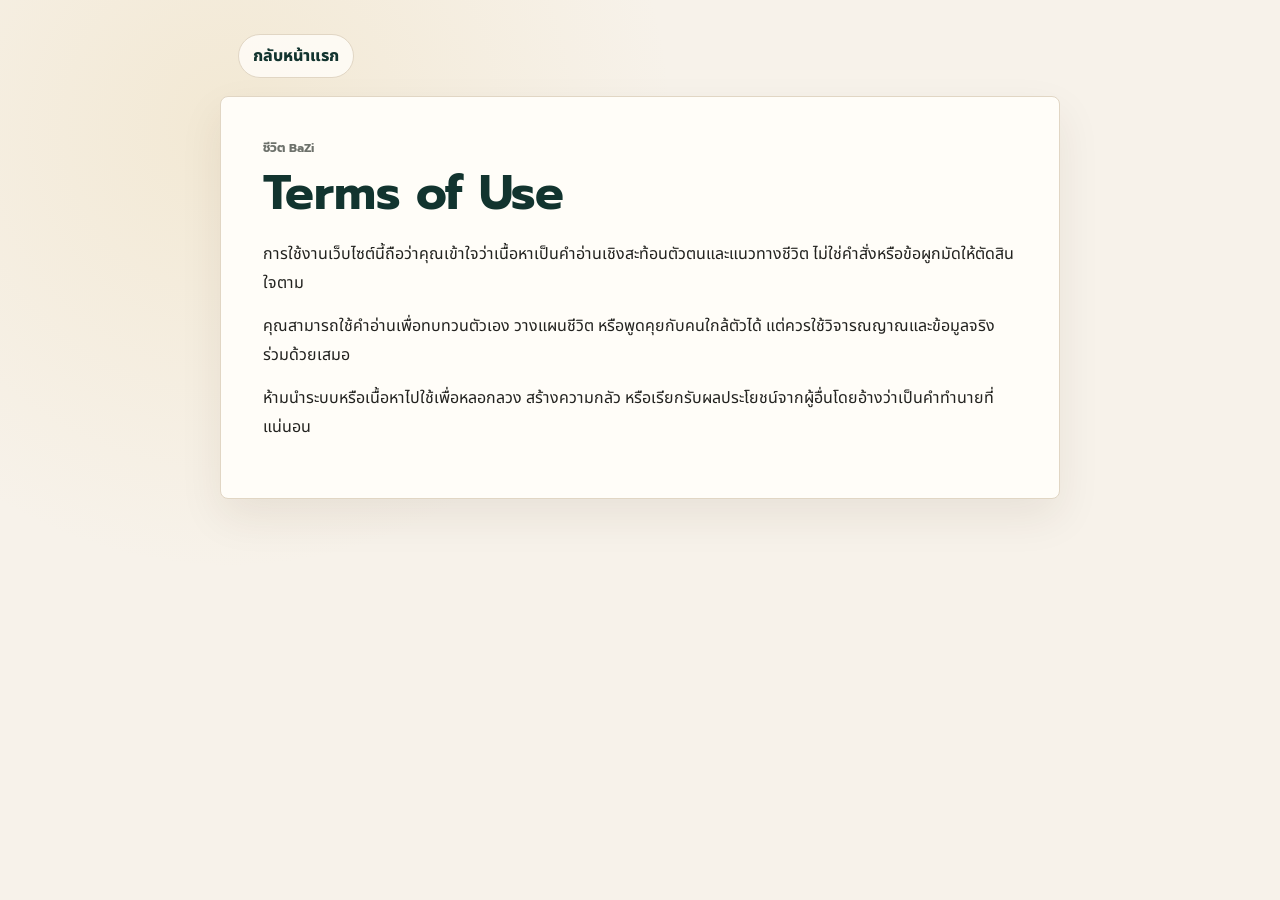
<file: terms.html>
﻿<!doctype html>
<html lang="th">
  <head>
    <meta charset="UTF-8" />
    <meta name="viewport" content="width=device-width, initial-scale=1.0" />
    <title>Terms | ชีวิต BaZi</title>
    <meta name="robots" content="index, follow" />
    <meta name="google-adsense-account" content="ca-pub-7744681581197592" />
    <link rel="canonical" href="https://bazihappiness.com/terms.html" />
    <link rel="stylesheet" href="./styles.css" />
    <script async src="https://pagead2.googlesyndication.com/pagead/js/adsbygoogle.js?client=ca-pub-7744681581197592"
     crossorigin="anonymous"></script>
  </head>
  <body>
    <main class="policy-page">
      <a class="policy-back" href="./">กลับหน้าแรก</a>
      <article class="policy-card">
        <span class="section-kicker">ชีวิต BaZi</span>
        <h1>Terms of Use</h1>
          <p>การใช้งานเว็บไซต์นี้ถือว่าคุณเข้าใจว่าเนื้อหาเป็นคำอ่านเชิงสะท้อนตัวตนและแนวทางชีวิต ไม่ใช่คำสั่งหรือข้อผูกมัดให้ตัดสินใจตาม</p>
          <p>คุณสามารถใช้คำอ่านเพื่อทบทวนตัวเอง วางแผนชีวิต หรือพูดคุยกับคนใกล้ตัวได้ แต่ควรใช้วิจารณญาณและข้อมูลจริงร่วมด้วยเสมอ</p>
          <p>ห้ามนำระบบหรือเนื้อหาไปใช้เพื่อหลอกลวง สร้างความกลัว หรือเรียกรับผลประโยชน์จากผู้อื่นโดยอ้างว่าเป็นคำทำนายที่แน่นอน</p>
      </article>
    </main>
  </body>
</html>
</file>
<file: styles.css>
﻿@import url("https://fonts.googleapis.com/css2?family=Noto+Sans+Thai:wght@400;500;600;700;800&family=Prompt:wght@500;600;700;800&display=swap");

:root {
  color-scheme: light;
  --bg: #f7f2ea;
  --surface: #fffdf8;
  --surface-soft: #fbf6ee;
  --surface-cool: #edf6f3;
  --text: #22221f;
  --muted: #6d716b;
  --faint: #9b968d;
  --line: #e1d6c4;
  --line-strong: #c9b99e;
  --ink: #12342f;
  --accent: #1f6b55;
  --accent-2: #c2792b;
  --rose: #c45f59;
  --gold: #b98b39;
  --blue: #4c7892;
  --violet: #625b86;
  --shadow: 0 18px 44px rgba(60, 42, 18, 0.08);
  --font-body: "Noto Sans Thai", "Leelawadee UI", Tahoma, Arial, sans-serif;
  --font-display: "Prompt", "Noto Sans Thai", "Leelawadee UI", Tahoma, Arial, sans-serif;
  --radius: 8px;
}

body.dark {
  color-scheme: dark;
  --bg: #111614;
  --surface: #1b211f;
  --surface-soft: #202822;
  --surface-cool: #172a27;
  --text: #f4f0e9;
  --muted: #bbb6ad;
  --faint: #8e948c;
  --line: #3a423b;
  --line-strong: #59634f;
  --ink: #f1faf6;
  --accent: #74cbb0;
  --accent-2: #d89a4b;
  --rose: #df8981;
  --gold: #d5af65;
  --blue: #91b8ca;
  --violet: #aaa2d0;
  --shadow: 0 18px 44px rgba(0, 0, 0, 0.28);
}

* { box-sizing: border-box; }
html { scroll-behavior: smooth; }
body {
  margin: 0;
  min-height: 100vh;
  background: linear-gradient(180deg, rgba(255, 251, 244, 0.94), rgba(247, 242, 234, 0.98)), var(--bg);
  color: var(--text);
  font-family: var(--font-body);
  letter-spacing: 0;
}
body.dark { background: var(--bg); }
button, input, select { font: inherit; }
button { cursor: pointer; }
a { color: inherit; }
button:focus-visible, a:focus-visible, input:focus-visible, select:focus-visible { outline: 2px solid var(--accent-2); outline-offset: 3px; }
h1, h2, h3,
.brand strong,
.nav-list a,
.primary-link,
.secondary-link,
.primary-action,
.analyze-button,
.status-pill,
.section-kicker,
.summary-card strong,
.premium-life-card strong,
.policy-card h1 {
  font-family: var(--font-display);
}

.app-topnav {
  position: sticky;
  top: 0;
  z-index: 10;
  display: grid;
  grid-template-columns: auto minmax(0, 1fr) auto;
  align-items: center;
  gap: 18px;
  padding: 12px 28px;
  background: rgba(255, 253, 248, 0.9);
  border-bottom: 1px solid rgba(203, 185, 156, 0.62);
  backdrop-filter: blur(16px);
}
body.dark .app-topnav { background: rgba(27, 33, 31, 0.9); }
.brand { display: flex; align-items: center; gap: 12px; text-decoration: none; min-width: 170px; }
.brand-mark {
  display: grid;
  place-items: center;
  width: 42px;
  height: 42px;
  border: 1px solid rgba(194, 121, 43, 0.32);
  border-radius: var(--radius);
  color: var(--accent-2);
  background: #fff6e7;
  font-weight: 800;
  font-size: 22px;
}
body.dark .brand-mark { background: #302617; }
.brand strong, .brand small { display: block; }
.brand small, .soft-label, .section-kicker, small, label, .form-actions p, .panel-head span, .summary-card span { color: var(--muted); }

.nav-list { display: flex; justify-content: center; gap: 6px; min-width: 0; overflow-x: auto; }
.nav-list a {
  flex: 0 0 auto;
  padding: 10px 12px;
  color: var(--muted);
  text-decoration: none;
  border-radius: var(--radius);
  font-size: 14px;
  white-space: nowrap;
}
.nav-list a:hover { color: var(--ink); background: var(--surface-soft); box-shadow: inset 0 0 0 1px var(--line); }
.icon-button {
  width: 42px;
  height: 42px;
  border: 1px solid var(--line);
  border-radius: var(--radius);
  color: var(--ink);
  background: var(--surface);
}

.workspace {
  width: min(1380px, calc(100% - 36px));
  margin: 0 auto;
  padding: 24px 0 58px;
  display: grid;
  gap: 20px;
}
.section-block, .panel, .summary-card, .guide-card-grid article, .birth-form, .guide-copy, .print-card {
  border: 1px solid var(--line);
  border-radius: var(--radius);
  background: var(--surface);
  box-shadow: var(--shadow);
}
.section-block { padding: 22px; scroll-margin-top: 100px; }
.section-head { display: flex; align-items: start; justify-content: space-between; gap: 18px; margin-bottom: 18px; }
.section-kicker, .soft-label, .panel-head span, .summary-card span, .timeline-item small, .timeline-item em, .print-card span {
  display: block;
  font-size: 12px;
  font-weight: 700;
  letter-spacing: 0;
  text-transform: none;
}
h1, h2, h3, p { margin-top: 0; }
h1 { margin-bottom: 14px; font-size: clamp(32px, 4vw, 56px); line-height: 1.08; color: var(--ink); }
h2 { margin-bottom: 0; font-size: clamp(24px, 2.4vw, 34px); line-height: 1.2; color: var(--ink); }
h3 { margin: 3px 0 0; font-size: 19px; line-height: 1.35; color: var(--ink); }
p { color: var(--muted); line-height: 1.78; }

.guide-section { background: linear-gradient(135deg, rgba(255, 253, 248, 0.96), rgba(237, 246, 243, 0.88)); }
.guide-layout { display: grid; grid-template-columns: minmax(0, 1.05fr) minmax(360px, 0.95fr); gap: 16px; align-items: stretch; }
.guide-copy { padding: 26px; box-shadow: none; }
.guide-copy p { max-width: 820px; font-size: 17px; }
.guide-actions { display: flex; gap: 10px; flex-wrap: wrap; }
.primary-link, .secondary-link, .primary-action, .analyze-button {
  display: inline-flex;
  align-items: center;
  justify-content: center;
  gap: 8px;
  min-height: 42px;
  padding: 10px 15px;
  border-radius: var(--radius);
  text-decoration: none;
  border: 1px solid transparent;
}
.primary-link, .primary-action, .analyze-button { color: #fffaf0; background: var(--ink); }
.secondary-link { color: var(--ink); background: var(--surface); border-color: var(--line); }
.guide-card-grid { display: grid; grid-template-columns: repeat(3, minmax(0, 1fr)); gap: 12px; }
.guide-card-grid article { padding: 18px; box-shadow: none; }
.guide-card-grid strong { display: block; margin-bottom: 8px; color: var(--ink); }
.visual-card,
.section-visual {
  overflow: hidden;
  border: 1px solid rgba(203, 185, 156, 0.58);
  border-radius: var(--radius);
  background: linear-gradient(135deg, #fff6df, #f4e1bd);
  box-shadow: none;
}
.visual-card img,
.section-visual img {
  display: block;
  width: 100%;
  height: 100%;
  object-fit: cover;
}
.guide-visual {
  grid-column: 1 / -1;
  min-height: 188px;
  aspect-ratio: 16 / 7;
}
.section-visual {
  width: 100%;
  min-height: 152px;
  margin: 0 0 14px;
  aspect-ratio: 16 / 6;
}
.identity-visual { min-height: 166px; }
.question-visual,
.luck-visual {
  min-height: 174px;
  margin-top: -2px;
}
.chart-snapshot-panel .section-visual { margin-top: 12px; }

.birth-form { display: grid; grid-template-columns: repeat(3, minmax(0, 1fr)); gap: 14px; padding: 18px; box-shadow: none; }
label { display: grid; gap: 7px; font-size: 14px; }
input, select {
  width: 100%;
  min-height: 44px;
  border: 1px solid var(--line);
  border-radius: var(--radius);
  padding: 10px 12px;
  color: var(--text);
  background: linear-gradient(135deg, #fff6df, #f4e1bd);
}
input:disabled { opacity: 0.58; }
.unknown-time-toggle {
  grid-column: span 2;
  display: flex;
  align-items: center;
  gap: 12px;
  padding: 12px;
  border: 1px solid var(--line);
  border-radius: var(--radius);
  background: linear-gradient(135deg, #fff6df, #f4e1bd);
}
.unknown-time-toggle input { width: 18px; min-height: 18px; }
.unknown-time-toggle strong, .unknown-time-toggle small { display: block; }
.form-actions { display: flex; align-items: center; gap: 12px; }
.form-actions p { margin: 0; font-size: 13px; }

.identity-overview { display: grid; grid-template-columns: repeat(4, minmax(0, 1fr)); gap: 12px; margin-bottom: 14px; }
.summary-card { min-height: 136px; padding: 18px; box-shadow: none; }
.summary-card strong { display: block; margin: 10px 0 8px; color: var(--ink); font-size: 22px; line-height: 1.25; }
.summary-card small { line-height: 1.55; }
.identity-grid, .personality-layout, .luck-layout { display: grid; grid-template-columns: minmax(0, 1.1fr) minmax(340px, 0.9fr); gap: 14px; }
.wide-panel { grid-column: span 1; }
.panel { padding: 18px; box-shadow: none; }
.panel-head { margin-bottom: 14px; }
.pillars { display: grid; grid-template-columns: repeat(4, minmax(0, 1fr)); gap: 10px; }
.pillar {
  min-height: 148px;
  padding: 14px;
  border: 1px solid var(--line);
  border-radius: var(--radius);
  background: linear-gradient(135deg, #fff6df, #f4e1bd);
}
.pillar span, .element-row span, .auspicious-grid span, .guardian-action span, .life-advice article span, .trait-item span, .theme-card span, .question-card span, .luck-card span, .planning-card span { color: var(--muted); font-size: 12px; font-weight: 700; }
.pillar strong { display: block; margin: 8px 0; color: var(--ink); font-size: 20px; }
.pillar small { display: block; margin-top: 5px; line-height: 1.45; }
.unknown-hour { border-color: rgba(194, 121, 43, 0.44); background: var(--surface-cool); }

.element-bars, .guardian-actions, .life-advice, .trait-list, .frequent-themes, .planning-grid { display: grid; gap: 10px; }
.element-row { display: grid; grid-template-columns: 76px minmax(0, 1fr) 82px; gap: 10px; align-items: center; }
.bar-track { height: 9px; border-radius: 999px; background: rgba(148, 163, 184, 0.22); overflow: hidden; }
.bar-fill { display: block; height: 100%; border-radius: inherit; }
.element-row b { color: var(--ink); font-size: 13px; text-align: right; }
.guardian-action, .life-advice article, .trait-item, .theme-card, .question-card, .luck-card, .planning-card, .action-card, .wisdom-component {
  padding: 14px;
  border: 1px solid var(--line);
  border-radius: var(--radius);
  background: linear-gradient(135deg, #fff6df, #f4e1bd);
}
.guardian-action strong, .life-advice strong, .trait-item strong, .theme-card strong, .question-card strong, .luck-card strong, .planning-card strong, .action-card strong, .wisdom-component strong {
  display: block;
  margin: 5px 0 6px;
  color: var(--ink);
  line-height: 1.35;
}
.auspicious-grid { display: grid; gap: 12px; }
.swatches { display: flex; gap: 8px; flex-wrap: wrap; margin-top: 8px; }
.swatch { width: 30px; height: 30px; border-radius: 999px; border: 1px solid rgba(0,0,0,0.08); }

.reading-panel { min-height: 100%; }
.reading-copy { display: grid; gap: 12px; }
.reading-copy strong { color: var(--ink); font-size: 21px; line-height: 1.38; }
.reading-copy p, .action-card p, .theme-card p, .question-reading p, .luck-detail p, .planning-card p { margin-bottom: 0; }
.reading-actions { display: grid; grid-template-columns: repeat(2, minmax(0, 1fr)); gap: 10px; margin-top: 16px; }
.radar-wrap { display: grid; place-items: center; min-height: 280px; overflow: hidden; }
canvas { max-width: 100%; }
.trait-list { margin-top: 12px; }
.trait-item { display: grid; grid-template-columns: minmax(120px, 0.65fr) minmax(0, 1fr) auto; align-items: center; gap: 10px; }
.trait-item strong { margin: 0; }
.strategy-grid { display: grid; grid-template-columns: repeat(4, minmax(0, 1fr)); gap: 12px; }
.premium-life-card { min-height: 196px; padding: 16px; border: 1px solid var(--line); border-radius: var(--radius); background: var(--surface); box-shadow: var(--shadow); }
.life-card-top { display: flex; justify-content: space-between; gap: 10px; color: var(--muted); font-size: 12px; font-weight: 700; }
.premium-life-card strong { display: block; margin: 12px 0 8px; color: var(--ink); font-size: 18px; line-height: 1.35; }
.card-progress { height: 8px; border-radius: 999px; background: rgba(148, 163, 184, 0.24); overflow: hidden; margin-top: 14px; }
.card-progress span { display: block; height: 100%; border-radius: inherit; background: var(--accent); }
.work-card .card-progress span { background: var(--accent-2); }
.wealth-card .card-progress span { background: var(--gold); }
.love-card .card-progress span { background: var(--rose); }
.health-card .card-progress span { background: var(--blue); }
.luck-card-mini .card-progress span { background: var(--violet); }
.frequent-themes { grid-template-columns: repeat(4, minmax(0, 1fr)); }


.question-deep-grid {
  display: grid;
  grid-template-columns: repeat(3, minmax(0, 1fr));
  gap: 12px;
}

.question-synthesis {
  padding: 18px;
  border: 1px solid rgba(31, 107, 85, 0.24);
  border-left: 4px solid var(--accent);
  border-radius: var(--radius);
  background: linear-gradient(135deg, rgba(237, 246, 243, 0.94), var(--surface));
}

.question-synthesis span {
  display: block;
  color: var(--muted);
  font-size: 12px;
  font-weight: 700;
}

.question-synthesis strong {
  display: block;
  margin: 6px 0 8px;
  color: var(--ink);
  font-size: 20px;
  line-height: 1.38;
}

.behavior-card .card-progress span { background: var(--blue); }
.repeat-card .card-progress span { background: var(--violet); }
.edge-card .card-progress span { background: var(--rose); }
.practice-card .card-progress span { background: var(--accent); }

.question-section select { width: min(320px, 100%); }
.question-reading { display: grid; gap: 12px; }
.question-hero { padding: 18px; border: 1px solid var(--line); border-radius: var(--radius); background: var(--surface-cool); }
.question-hero strong { display: block; margin: 6px 0 8px; color: var(--ink); font-size: 21px; }
.signal-grid { display: grid; grid-template-columns: repeat(3, minmax(0, 1fr)); gap: 12px; }
.signal-grid > div { padding: 14px; border: 1px solid var(--line); border-radius: var(--radius); background: var(--surface); }
.signal-grid strong { display: block; margin: 5px 0; color: var(--ink); }
.tool-note { padding: 14px; border-left: 4px solid var(--accent-2); background: var(--surface-soft); border-radius: var(--radius); }

.timeline { display: grid; grid-template-columns: repeat(4, minmax(170px, 1fr)); gap: 10px; }
.timeline-item {
  display: grid;
  gap: 8px;
  min-height: 128px;
  padding: 14px;
  border: 1px solid var(--line);
  border-radius: var(--radius);
  color: var(--text);
  text-align: left;
  background: linear-gradient(135deg, #fff6df, #f4e1bd);
}
.timeline-item.active { color: #fffaf0; background: #173d35; border-color: #173d35; }
.timeline-item.active strong, .timeline-item.active small, .timeline-item.active em { color: #fffaf0; }
.timeline-age { color: var(--accent-2); font-size: 16px; font-weight: 800; }
.timeline-item strong { color: var(--ink); line-height: 1.35; }
.timeline-item small, .timeline-item em { line-height: 1.45; font-style: normal; }
.luck-detail { display: grid; gap: 12px; }
.luck-hero { padding: 18px; border-radius: var(--radius); background: linear-gradient(135deg, rgba(255, 248, 234, 0.9), rgba(237, 246, 243, 0.82)); border: 1px solid var(--line); }
.luck-hero h3 { margin-bottom: 8px; font-size: 24px; }
.luck-detail-grid { display: grid; grid-template-columns: repeat(2, minmax(0, 1fr)); gap: 10px; }
.planning-panel { margin-top: 14px; }
.planning-grid { grid-template-columns: repeat(4, minmax(0, 1fr)); }
.status-pill { display: inline-flex; align-items: center; min-height: 34px; padding: 7px 10px; border: 1px solid var(--line); border-radius: 999px; color: var(--ink); background: var(--surface-soft); font-size: 13px; font-weight: 700; white-space: nowrap; }

.toast { position: fixed; right: 22px; bottom: 22px; z-index: 20; max-width: 320px; padding: 12px 14px; border-radius: var(--radius); color: #fffaf0; background: var(--ink); box-shadow: var(--shadow); opacity: 0; transform: translateY(10px); pointer-events: none; transition: 0.2s ease; }
.toast.show { opacity: 1; transform: translateY(0); }
.print-report { display: none; }

@media (max-width: 1100px) {
  .app-topnav { grid-template-columns: 1fr auto; }
  .nav-list { grid-column: 1 / -1; justify-content: start; }
  .guide-layout, .identity-grid, .personality-layout, .luck-layout { grid-template-columns: 1fr; }
  .identity-overview, .strategy-grid, .frequent-themes, .question-deep-grid, .planning-grid { grid-template-columns: repeat(2, minmax(0, 1fr)); }
  .birth-form { grid-template-columns: repeat(2, minmax(0, 1fr)); }
  .timeline { grid-template-columns: repeat(2, minmax(160px, 1fr)); }
}

@media (max-width: 720px) {
  .workspace { width: min(100% - 24px, 1380px); padding-top: 14px; }
  .app-topnav { padding: 10px 14px; gap: 10px; }
  .section-block, .panel { padding: 14px; }
  .section-head { display: grid; }
  .guide-card-grid, .birth-form, .identity-overview, .pillars, .reading-actions, .strategy-grid, .frequent-themes, .signal-grid, .question-deep-grid, .timeline, .luck-detail-grid, .planning-grid { grid-template-columns: 1fr; }
  .unknown-time-toggle { grid-column: span 1; }
  .form-actions { align-items: stretch; flex-direction: column; }
  .trait-item { grid-template-columns: 1fr; }
  h1 { font-size: 34px; }
}

@media print {
  body { background: #fff; }
  .app-shell, .toast { display: none !important; }
  .print-report { display: block; color: #171717; font-family: Tahoma, Arial, sans-serif; }
  .print-cover, .print-section { page-break-inside: avoid; padding: 18px 0; border-bottom: 1px solid #ddd; }
  .print-cover h1 { color: #111; font-size: 30px; }
  .print-grid { display: grid; grid-template-columns: repeat(2, 1fr); gap: 10px; }
  .print-card { box-shadow: none; padding: 12px; border-color: #ddd; }
  .print-card strong { display: block; margin: 5px 0; color: #111; }
  .print-section p, .print-section li { line-height: 1.65; }
}
/* Focused question: compact, story-first reading */
.question-spotlight {
  position: relative;
  display: grid;
  gap: 14px;
  padding: 22px;
  border: 1px solid rgba(31, 107, 85, 0.22);
  border-radius: var(--radius);
  background: linear-gradient(135deg, rgba(237, 246, 243, 0.96), rgba(255, 253, 248, 0.98) 58%, rgba(251, 246, 238, 0.98));
  box-shadow: 0 16px 34px rgba(60, 42, 18, 0.07);
}

.question-spotlight-top,
.focus-meta-row {
  display: flex;
  flex-wrap: wrap;
  align-items: center;
  gap: 10px;
  justify-content: space-between;
}

.focus-badge,
.focus-mini {
  display: inline-flex;
  align-items: center;
  min-height: 30px;
  padding: 6px 10px;
  border-radius: 999px;
  font-size: 12px;
  font-weight: 800;
}

.focus-badge {
  color: var(--surface);
  background: var(--ink);
}

.focus-mini {
  color: var(--accent);
  background: rgba(31, 107, 85, 0.09);
}

.question-spotlight strong {
  display: block;
  max-width: 880px;
  color: var(--ink);
  font-size: clamp(22px, 3vw, 34px);
  line-height: 1.28;
}

.question-spotlight p {
  max-width: 900px;
  margin: 0;
  color: var(--text);
  font-size: 15px;
  line-height: 1.8;
}

.focus-meta-row {
  display: grid;
  grid-template-columns: minmax(0, 0.8fr) minmax(0, 1.2fr);
  gap: 10px;
}

.focus-meta-row div {
  min-width: 0;
  padding: 12px 14px;
  border: 1px solid rgba(31, 107, 85, 0.14);
  border-radius: var(--radius);
  background: rgba(255, 253, 248, 0.72);
}

.focus-meta-row span,
.focus-action-panel span,
.focus-story-card span {
  display: block;
  margin-bottom: 5px;
  color: var(--muted);
  font-size: 12px;
  font-weight: 800;
}

.focus-meta-row b {
  display: block;
  overflow-wrap: anywhere;
  color: var(--ink);
  font-size: 14px;
  line-height: 1.45;
}

.focus-story-grid {
  display: grid;
  grid-template-columns: minmax(0, 1.12fr) repeat(2, minmax(0, 0.94fr));
  gap: 12px;
}

.focus-story-card {
  min-width: 0;
  padding: 18px;
  border: 1px solid var(--line);
  border-radius: var(--radius);
  background: var(--surface);
  box-shadow: 0 10px 24px rgba(60, 42, 18, 0.05);
}

.focus-story-card.focus-primary {
  border-color: rgba(194, 121, 43, 0.28);
  background: linear-gradient(180deg, rgba(255, 250, 241, 0.98), rgba(251, 246, 238, 0.98));
}

.focus-story-card strong,
.focus-action-panel strong {
  display: block;
  margin-bottom: 8px;
  color: var(--ink);
  font-size: 18px;
  line-height: 1.38;
}

.focus-story-card p,
.focus-action-panel p {
  margin: 0;
  color: var(--text);
  line-height: 1.72;
}

.focus-action-panel {
  display: grid;
  grid-template-columns: minmax(0, 1.25fr) minmax(260px, 0.75fr);
  gap: 14px;
  padding: 18px;
  border: 1px solid rgba(194, 121, 43, 0.28);
  border-radius: var(--radius);
  background: linear-gradient(135deg, rgba(255, 253, 248, 0.98), rgba(251, 246, 238, 0.98));
}

.focus-action-panel .soft-warning {
  padding: 14px;
  border-left: 4px solid var(--accent-2);
  border-radius: var(--radius);
  background: rgba(194, 121, 43, 0.08);
}

@media (max-width: 960px) {
  .focus-story-grid,
  .focus-action-panel,
  .focus-meta-row {
    grid-template-columns: 1fr;
  }
}
/* Reduced headings and story-first 10-year reading */
.panel-plain-title {
  margin: 0 0 14px;
  color: var(--ink);
  font-size: 18px;
  line-height: 1.35;
}

.compact-identity-grid .chart-snapshot-panel,
.compact-identity-grid .life-advice-panel {
  grid-column: 1 / -1;
}

.identity-mini-columns {
  display: grid;
  grid-template-columns: minmax(0, 1.35fr) minmax(280px, 0.85fr);
  gap: 14px;
  align-items: start;
}

.compact-auspicious {
  margin-top: 12px;
  padding-top: 12px;
  border-top: 1px solid var(--line);
}

.story-luck-layout {
  grid-template-columns: minmax(230px, 0.72fr) minmax(0, 1.28fr);
}

.luck-story {
  padding: 22px;
  border: 1px solid rgba(31, 107, 85, 0.22);
  border-radius: var(--radius);
  background: linear-gradient(135deg, rgba(255, 248, 234, 0.94), rgba(237, 246, 243, 0.9));
}

.story-age {
  display: inline-flex;
  align-items: center;
  min-height: 30px;
  padding: 6px 10px;
  border-radius: 999px;
  color: var(--accent);
  background: rgba(31, 107, 85, 0.09);
  font-size: 12px;
  font-weight: 800;
}

.luck-story h3 {
  margin: 12px 0 10px;
  color: var(--ink);
  font-size: clamp(24px, 3vw, 34px);
  line-height: 1.25;
}

.luck-story p {
  margin: 0;
  line-height: 1.82;
}

.luck-story .story-lead {
  margin-bottom: 10px;
  color: var(--ink);
  font-weight: 700;
}

.luck-simple-grid {
  display: grid;
  grid-template-columns: repeat(2, minmax(0, 1fr));
  gap: 10px;
}

.luck-steps,
.luck-reflection {
  padding: 16px;
  border: 1px solid var(--line);
  border-radius: var(--radius);
  background: linear-gradient(135deg, #fff6df, #f4e1bd);
}

.luck-steps > span,
.luck-reflection > span {
  display: block;
  margin-bottom: 8px;
  color: var(--muted);
  font-size: 12px;
  font-weight: 800;
}

.luck-step-list {
  display: grid;
  grid-template-columns: repeat(3, minmax(0, 1fr));
  gap: 10px;
}

.luck-step-list div {
  padding: 12px;
  border-radius: var(--radius);
  background: var(--surface);
  border: 1px solid rgba(203, 185, 156, 0.55);
}

.luck-step-list b,
.luck-reflection strong {
  display: block;
  margin-bottom: 6px;
  color: var(--ink);
  line-height: 1.35;
}

.subtle-wisdom {
  border-color: rgba(31, 107, 85, 0.18);
  background: rgba(237, 246, 243, 0.65);
}

@media (max-width: 960px) {
  .identity-mini-columns,
  .story-luck-layout,
  .luck-simple-grid,
  .luck-step-list {
    grid-template-columns: 1fr;
  }
}
@media (max-width: 700px) {
  .guide-visual,
  .section-visual {
    min-height: 150px;
    aspect-ratio: 4 / 3;
  }
  .question-visual,
  .luck-visual { margin-top: 0; }
}
/* Engagement hooks: summary, daily guide, and reading bridges */
.hook-summary {
  display: grid;
  grid-template-columns: minmax(220px, 0.86fr) repeat(3, minmax(0, 1fr));
  gap: 12px;
  margin-bottom: 14px;
}
.hook-intro,
.hook-line-card,
.energy-card {
  min-width: 0;
  padding: 16px;
  border: 1px solid var(--line);
  border-radius: var(--radius);
  background: var(--surface);
  box-shadow: 0 12px 28px rgba(60, 42, 18, 0.05);
}
.hook-intro {
  color: #fffaf0;
  border-color: rgba(18, 52, 47, 0.16);
  background: linear-gradient(135deg, #12342f, #1f6b55);
}
.hook-intro span,
.hook-line-card span,
.energy-topline span,
.energy-practice span {
  display: block;
  margin-bottom: 8px;
  color: var(--muted);
  font-size: 12px;
  font-weight: 800;
}
.hook-intro span { color: rgba(255, 250, 240, 0.74); }
.hook-intro strong,
.hook-line-card strong,
.energy-card strong {
  display: block;
  color: var(--ink);
  font-size: 18px;
  line-height: 1.36;
}
.hook-intro strong { color: #fffaf0; font-size: 21px; }
.hook-line-card p,
.energy-card p {
  margin: 8px 0 0;
  color: var(--text);
  line-height: 1.72;
}
.daily-energy {
  display: grid;
  grid-template-columns: minmax(0, 1.05fr) minmax(0, 0.95fr);
  gap: 12px;
  margin: 0 0 14px;
}
.energy-card {
  border-color: rgba(31, 107, 85, 0.18);
  background: linear-gradient(135deg, rgba(255, 253, 248, 0.98), rgba(237, 246, 243, 0.72));
}
.energy-week {
  border-color: rgba(194, 121, 43, 0.24);
  background: linear-gradient(135deg, rgba(255, 250, 241, 0.98), rgba(251, 246, 238, 0.98));
}
.energy-topline {
  display: flex;
  align-items: center;
  justify-content: space-between;
  gap: 10px;
  margin-bottom: 10px;
}
.energy-topline b {
  flex: 0 0 auto;
  color: var(--accent);
  font-size: 13px;
}
.energy-practice {
  margin-top: 12px;
  padding: 12px;
  border-radius: var(--radius);
  background: rgba(255, 253, 248, 0.72);
  border: 1px solid rgba(203, 185, 156, 0.48);
}
.energy-practice p { margin: 0; }
.section-bridge {
  grid-column: 1 / -1;
  display: flex;
  flex-wrap: wrap;
  justify-content: flex-end;
  gap: 10px;
  margin-top: 14px;
}
.section-bridge .secondary-link,
.section-bridge .primary-link {
  min-height: 40px;
}
.section-bridge button.primary-link {
  font: inherit;
  border: 1px solid transparent;
}
.final-bridge {
  justify-content: space-between;
  align-items: center;
}
.focus-practical {
  grid-column: 1 / -1;
  padding: 14px;
  border: 1px solid rgba(31, 107, 85, 0.16);
  border-radius: var(--radius);
  background: rgba(237, 246, 243, 0.66);
}
.focus-practical span {
  display: block;
  margin-bottom: 6px;
  color: var(--muted);
  font-size: 12px;
  font-weight: 800;
}
.focus-practical p { margin: 0; color: var(--text); line-height: 1.72; }
.timeline-item em {
  color: var(--accent);
  font-weight: 800;
  font-size: 12px;
}

@media (max-width: 1100px) {
  .hook-summary { grid-template-columns: repeat(2, minmax(0, 1fr)); }
}

@media (max-width: 720px) {
  .hook-summary,
  .daily-energy { grid-template-columns: 1fr; }
  .section-bridge,
  .final-bridge { justify-content: stretch; }
  .section-bridge .secondary-link,
  .section-bridge .primary-link { width: 100%; }
  .energy-topline { align-items: flex-start; flex-direction: column; }
}
/* Personality map: make the radar and trait scores easier to understand */
.trait-panel-intro {
  display: grid;
  gap: 7px;
  margin-bottom: 10px;
  padding: 14px;
  border: 1px solid rgba(31, 107, 85, 0.16);
  border-radius: var(--radius);
  background: rgba(237, 246, 243, 0.58);
}
.trait-panel-intro span {
  color: var(--muted);
  font-size: 12px;
  font-weight: 800;
}
.trait-panel-intro strong {
  color: var(--ink);
  font-size: 18px;
  line-height: 1.35;
}
.trait-panel-intro p {
  margin: 0;
  color: var(--text);
  line-height: 1.65;
}
.trait-panel .radar-wrap {
  min-height: 340px;
  padding: 4px 0 10px;
}
.trait-list {
  gap: 12px;
}
.trait-item {
  grid-template-columns: minmax(0, 1fr);
  align-items: stretch;
  gap: 12px;
  padding: 15px;
}
.trait-featured {
  border-color: rgba(31, 107, 85, 0.28);
  background: linear-gradient(135deg, rgba(237, 246, 243, 0.88), rgba(255, 253, 248, 0.98));
}
.trait-copy {
  display: grid;
  gap: 6px;
}
.trait-copy span {
  color: var(--accent);
  font-size: 12px;
  font-weight: 800;
}
.trait-copy strong {
  color: var(--ink);
  font-size: 17px;
  line-height: 1.35;
}
.trait-copy p,
.trait-copy small {
  margin: 0;
  color: var(--text);
  line-height: 1.62;
}
.trait-copy small {
  color: var(--muted);
}
.trait-meter {
  display: grid;
  grid-template-columns: minmax(0, 1fr) auto;
  align-items: center;
  gap: 12px;
}
.trait-meter b {
  color: var(--ink);
  font-size: 13px;
  line-height: 1.35;
  white-space: normal;
  text-align: right;
}
@media (max-width: 720px) {
  .trait-panel .radar-wrap { min-height: 300px; }
  .trait-meter { grid-template-columns: 1fr; }
  .trait-meter b { text-align: left; }
}
/* Layout balance pass: reduce empty stretches and prevent card overflow */
.identity-grid,
.personality-layout,
.luck-layout {
  align-items: start;
}

.section-block,
.panel,
.summary-card,
.guide-copy,
.guide-card-grid,
.guide-card-grid article,
.birth-form,
.identity-overview,
.identity-overview > *,
.identity-grid,
.identity-grid > *,
.identity-mini-columns,
.identity-mini-columns > *,
.personality-layout,
.personality-layout > *,
.luck-layout,
.luck-layout > *,
.question-reading,
.luck-detail,
.hook-summary,
.daily-energy,
.focus-action-panel,
.luck-simple-grid,
.luck-step-list,
.trait-item,
.timeline-item,
.action-card,
.premium-life-card,
.theme-card,
.question-card,
.luck-card,
.planning-card,
.wisdom-component {
  min-width: 0;
}

.compact-identity-grid {
  grid-template-columns: 1fr;
}

.compact-identity-grid .balance-panel,
.compact-identity-grid .chart-snapshot-panel,
.compact-identity-grid .life-advice-panel {
  grid-column: 1 / -1;
}

.compact-identity-grid .guardian-actions,
.compact-identity-grid .compact-auspicious,
.compact-identity-grid .life-advice {
  grid-template-columns: repeat(3, minmax(0, 1fr));
  align-items: stretch;
}

.reading-panel {
  min-height: auto;
}

.story-luck-layout .timeline {
  grid-template-columns: repeat(2, minmax(0, 1fr));
}

.story-luck-layout .timeline-panel,
.story-luck-layout .luck-detail-panel,
.personality-layout .panel,
.identity-grid .panel {
  align-self: start;
}

.trait-panel .radar-wrap {
  min-height: 300px;
  padding: 0 0 8px;
}

canvas {
  display: block;
  width: min(100%, 520px);
  height: auto;
}

.panel p,
.panel strong,
.panel small,
.panel span,
.summary-card strong,
.summary-card small,
.timeline-item strong,
.timeline-item small,
.timeline-item em,
.trait-copy p,
.trait-copy small,
.trait-meter b,
.primary-link,
.secondary-link,
.primary-action,
.analyze-button,
.status-pill,
.focus-mini,
.focus-badge {
  overflow-wrap: anywhere;
}

.primary-link,
.secondary-link,
.primary-action,
.analyze-button {
  text-align: center;
}

@media (max-width: 1100px) {
  .story-luck-layout .timeline {
    grid-template-columns: repeat(2, minmax(0, 1fr));
  }
  .identity-mini-columns,
  .compact-identity-grid .guardian-actions,
  .compact-identity-grid .compact-auspicious,
  .compact-identity-grid .life-advice {
    grid-template-columns: repeat(2, minmax(0, 1fr));
  }
}

@media (max-width: 720px) {
  .story-luck-layout .timeline,
  .luck-step-list,
  .luck-simple-grid,
  .focus-action-panel,
  .identity-mini-columns,
  .compact-identity-grid .guardian-actions,
  .compact-identity-grid .compact-auspicious,
  .compact-identity-grid .life-advice {
    grid-template-columns: 1fr;
  }
  .trait-panel .radar-wrap {
    min-height: 260px;
  }
  .section-bridge {
    margin-top: 12px;
  }
}
/* Personal deity story card */
.deity-card-studio {
  display: grid;
  grid-template-columns: minmax(0, 0.92fr) minmax(300px, 0.52fr);
  gap: 16px;
  align-items: center;
  margin: 0 0 14px;
  padding: 18px;
  border: 1px solid rgba(31, 107, 85, 0.2);
  border-radius: var(--radius);
  background: radial-gradient(circle at 82% 22%, rgba(224, 194, 122, 0.32), transparent 32%), linear-gradient(135deg, rgba(255, 253, 248, 0.98), rgba(237, 246, 243, 0.78) 54%, rgba(255, 248, 234, 0.94));
  box-shadow: 0 18px 38px rgba(60, 42, 18, 0.07);
}

.deity-card-copy {
  min-width: 0;
}

.deity-card-copy h3 {
  margin: 8px 0 10px;
  font-size: clamp(22px, 2.4vw, 34px);
  line-height: 1.22;
}

.deity-card-copy p {
  max-width: 760px;
  margin-bottom: 14px;
  color: var(--text);
  line-height: 1.76;
}

.deity-card-copy small {
  display: block;
  max-width: 720px;
  margin-top: 10px;
  line-height: 1.55;
}

.deity-card-actions {
  display: flex;
  flex-wrap: wrap;
  gap: 10px;
}

.deity-card-actions button {
  border: 1px solid transparent;
}

.deity-card-preview {
  display: grid;
  justify-items: center;
  min-width: 0;
}

.deity-card-preview canvas {
  width: min(100%, 300px);
  height: auto;
  aspect-ratio: 9 / 16;
  border: 3px solid rgba(196, 151, 65, 0.42);
  border-radius: 22px;
  background: linear-gradient(135deg, #fff6df, #f4e1bd);
  box-shadow: 0 24px 48px rgba(60, 42, 18, 0.22), inset 0 0 0 1px rgba(255,255,255,0.72);
}

@media (max-width: 900px) {
  .deity-card-studio {
    grid-template-columns: 1fr;
  }
  .deity-card-preview canvas {
    width: min(100%, 280px);
  }
}

@media (max-width: 520px) {
  .deity-card-studio {
    padding: 14px;
  }
  .deity-card-actions .primary-action,
  .deity-card-actions .secondary-link {
    width: 100%;
  }
}



/* Ad readiness and policy pages */
.ad-slot {
  display: grid;
  gap: 6px;
  margin: 18px 0 0;
  padding: 14px 18px;
  min-height: 86px;
  border: 1px dashed rgba(120, 92, 42, 0.28);
  border-radius: var(--radius-sm);
  background: linear-gradient(135deg, rgba(255, 253, 248, 0.72), rgba(237, 246, 243, 0.52));
  color: var(--muted);
  place-items: center;
  text-align: center;
}

.ad-slot span {
  color: var(--ink);
  font-size: 12px;
  font-weight: 800;
  letter-spacing: 0.02em;
}

.ad-slot p {
  max-width: 560px;
  margin: 0;
  font-size: 13px;
  line-height: 1.55;
}

.ad-slot-soft {
  margin-top: 16px;
}

.legal-section {
  background: linear-gradient(135deg, rgba(255, 253, 248, 0.98), rgba(237, 246, 243, 0.86));
}

.legal-grid {
  display: grid;
  grid-template-columns: repeat(2, minmax(0, 1fr));
  gap: 12px;
}

.legal-grid article {
  padding: 16px;
  border: 1px solid var(--line);
  border-radius: var(--radius-sm);
  background: rgba(255, 255, 255, 0.62);
}

.legal-grid strong {
  display: block;
  margin-bottom: 8px;
  color: var(--ink);
}

.legal-grid p {
  margin: 0;
  color: var(--text);
  line-height: 1.72;
}

.legal-links {
  display: flex;
  flex-wrap: wrap;
  gap: 10px;
  margin-top: 16px;
}

.legal-links a,
.policy-back {
  display: inline-flex;
  align-items: center;
  justify-content: center;
  min-height: 40px;
  padding: 9px 14px;
  border: 1px solid var(--line);
  border-radius: 999px;
  background: rgba(255, 253, 248, 0.84);
  color: var(--ink);
  font-weight: 800;
  text-decoration: none;
}

.policy-page {
  min-height: 100vh;
  padding: 34px 18px;
  background: radial-gradient(circle at 18% 14%, rgba(224, 194, 122, 0.2), transparent 34%), var(--bg);
}

.policy-card {
  max-width: 840px;
  margin: 18px auto 0;
  padding: clamp(22px, 4vw, 42px);
  border: 1px solid var(--line);
  border-radius: var(--radius);
  background: var(--surface);
  box-shadow: var(--shadow);
}

.policy-card h1 {
  margin: 8px 0 18px;
  color: var(--ink);
  font-size: clamp(30px, 5vw, 48px);
  line-height: 1.18;
}

.policy-card p {
  margin: 0 0 14px;
  color: var(--text);
  line-height: 1.82;
}

.policy-back {
  margin-left: max(18px, calc((100vw - 840px) / 2));
}

@media (max-width: 720px) {
  .legal-grid {
    grid-template-columns: 1fr;
  }
  .policy-back {
    margin-left: 0;
  }
}
</file>
